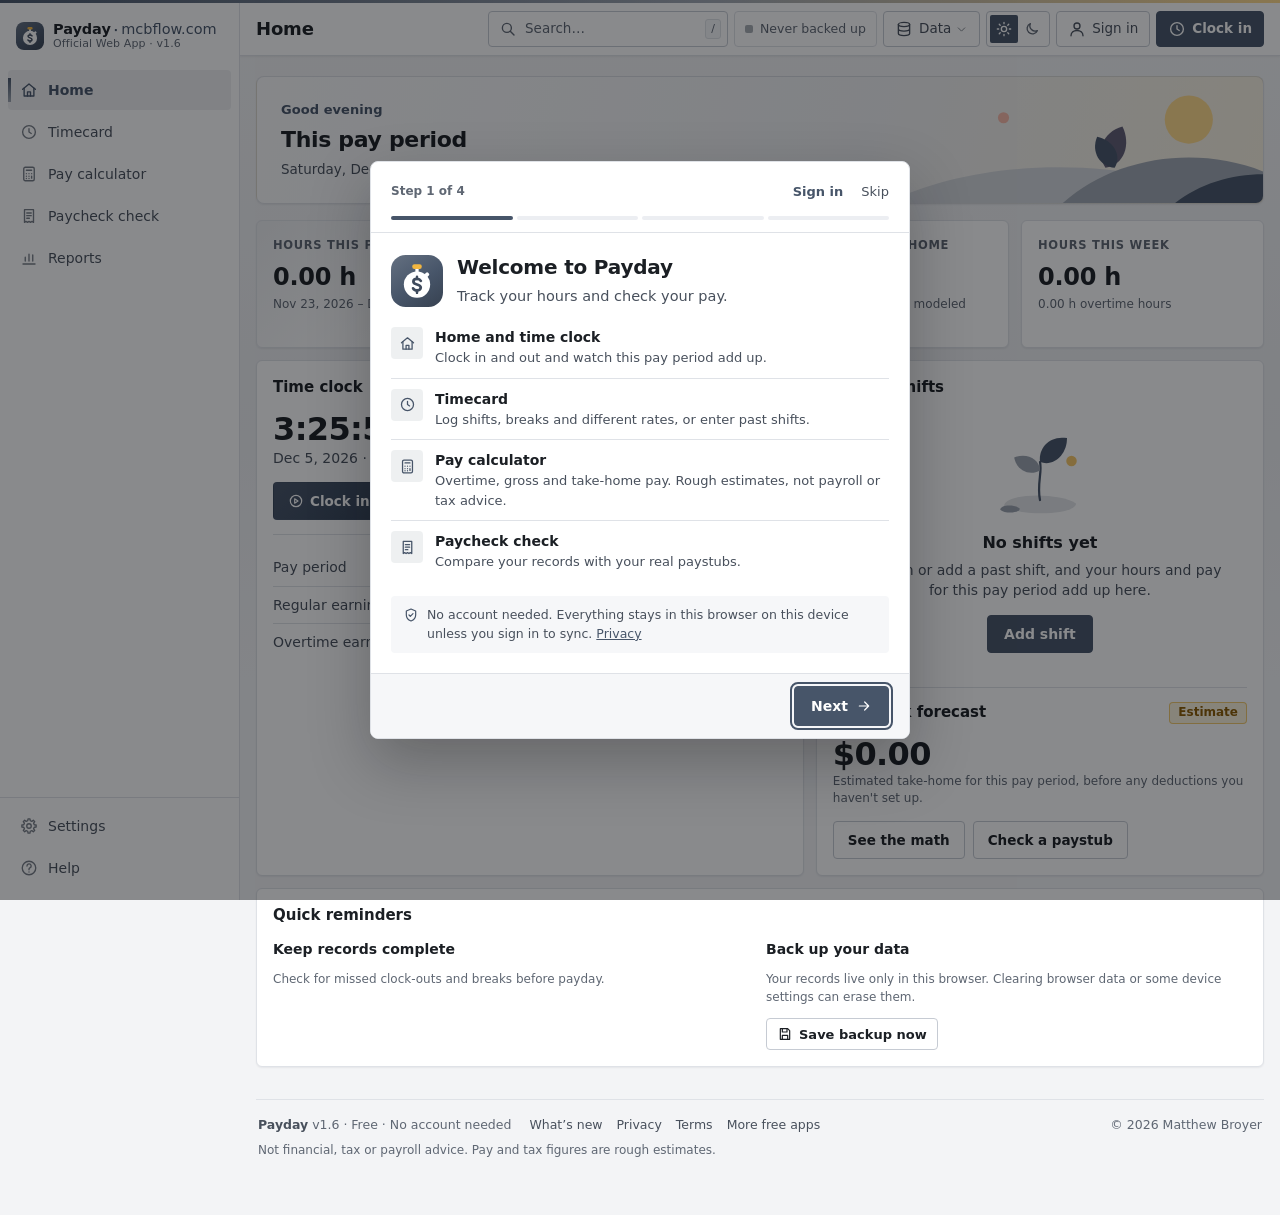
<file: index.html>
<!DOCTYPE html>
<html lang="en" data-theme="light" data-app-short="Payday" data-app-domain="payday.mcbflow.com">
<head>
<meta charset="UTF-8">
<meta name="viewport" content="width=device-width, initial-scale=1, viewport-fit=cover">
<meta http-equiv="Content-Security-Policy" content="default-src 'self'; script-src 'self'; style-src 'self' 'unsafe-inline'; img-src 'self' data: blob:; font-src 'self'; connect-src 'self' https://rxvcjdwmvxhwbdwncfhj.supabase.co; manifest-src 'self'; worker-src 'self'; object-src 'none'; base-uri 'self'; form-action 'none'">
<title>Payday | Home</title>
<meta name="description" content="Free timecard and paycheck tracker in your browser. Log shifts, estimate overtime and take-home pay, and check your paystubs. No account needed; optional free sync across devices.">
<link rel="canonical" href="https://payday.mcbflow.com/">
<meta name="theme-color" content="#475569">
<meta name="color-scheme" content="light dark">
<meta name="application-name" content="Payday">
<meta name="mobile-web-app-capable" content="yes">
<meta name="apple-mobile-web-app-capable" content="yes">
<meta name="apple-mobile-web-app-title" content="Payday">
<link rel="manifest" href="manifest.json">
<link rel="icon" href="favicon.svg" type="image/svg+xml">
<link rel="icon" href="favicon.ico" sizes="any">
<link rel="apple-touch-icon" href="apple-touch-icon.png">
<meta property="og:type" content="website">
<meta property="og:site_name" content="payday.mcbflow.com">
<meta property="og:title" content="Payday: Free timecard and paycheck tracker">
<meta property="og:description" content="Clock in and out, log shifts and breaks, estimate overtime and take-home pay, and compare it with your paystubs. No account needed; your records stay in your browser.">
<meta property="og:url" content="https://payday.mcbflow.com/">
<meta property="og:image" content="https://payday.mcbflow.com/og-image.png">
<meta property="og:image:width" content="1200">
<meta property="og:image:height" content="630">
<meta property="og:image:alt" content="Payday: Timecard and paycheck tracker, shown with sample shifts">
<meta name="twitter:card" content="summary_large_image">
<meta name="twitter:title" content="Payday: Free timecard and paycheck tracker">
<meta name="twitter:description" content="Clock in and out, log shifts and breaks, estimate overtime and take-home pay, and compare it with your paystubs. No account needed; your records stay in your browser.">
<meta name="twitter:image" content="https://payday.mcbflow.com/og-image.png">
<script type="application/ld+json">{"@context":"https://schema.org","@type":"WebApplication","name":"payday.mcbflow.com","alternateName":"Payday","url":"https://payday.mcbflow.com/","applicationCategory":"BusinessApplication","operatingSystem":"Any (runs in a web browser)","description":"Free timecard and paycheck tracker in your browser. Log shifts, estimate overtime and take-home pay, and check your paystubs. No account needed.","isAccessibleForFree":true,"author":{"@type":"Person","name":"Matthew Broyer","url":"https://matthewbroyer.com/"}}</script>
<script src="theme-boot.js"></script>
<link rel="stylesheet" href="mb-suite-core.css">
<link rel="stylesheet" href="app.css">
<link rel="stylesheet" href="mb-suite-cutouts.css">
<link rel="stylesheet" href="mb-suite-sidebar.css">
<link rel="stylesheet" href="mb-suite-v3.css">
<link rel="stylesheet" href="app-v3.css">
<link rel="stylesheet" href="mb-suite-topbar.css">
</head>
<body class="mb-shell">
<a class="skip" href="#main">Skip to content</a>
<noscript><p class="noscript">payday.mcbflow.com is a free timecard and paycheck tracker that runs in your browser. It needs JavaScript turned on.</p></noscript>

<svg width="0" height="0" class="sprite" aria-hidden="true" focusable="false">
  <symbol id="i-home" viewBox="0 0 24 24"><path d="M3.5 11 12 4l8.5 7"/><path d="M5.5 9.5V20h13V9.5"/><path d="M10 20v-5.5h4V20"/></symbol>
  <symbol id="i-clock" viewBox="0 0 24 24"><circle cx="12" cy="12" r="8.5"/><path d="M12 7.5V12l3 2"/></symbol>
  <symbol id="i-calc" viewBox="0 0 24 24"><rect x="5" y="3" width="14" height="18" rx="2"/><path d="M8.5 7h7M8.5 11.5h.01M12 11.5h.01M15.5 11.5h.01M8.5 15h.01M12 15h.01M15.5 15v2.5M8.5 18h.01M12 18h.01"/></symbol>
  <symbol id="i-receipt" viewBox="0 0 24 24"><path d="M6 3.5h12v17l-2-1.3-2 1.3-2-1.3-2 1.3-2-1.3-2 1.3z"/><path d="M9 8h6M9 11.5h6M9 15h3.5"/></symbol>
  <symbol id="i-chart" viewBox="0 0 24 24"><path d="M4 20h16"/><path d="M7 16v-5M12 16V7M17 16v-8"/></symbol>
  <symbol id="i-settings" viewBox="0 0 24 24"><path d="M19.00 10.32 L21.51 10.72 L21.51 13.28 L19.00 13.68 L18.14 15.76 L19.63 17.82 L17.82 19.63 L15.76 18.14 L13.68 19.00 L13.28 21.51 L10.72 21.51 L10.32 19.00 L8.24 18.14 L6.18 19.63 L4.37 17.82 L5.86 15.76 L5.00 13.68 L2.49 13.28 L2.49 10.72 L5.00 10.32 L5.86 8.24 L4.37 6.18 L6.18 4.37 L8.24 5.86 L10.32 5.00 L10.72 2.49 L13.28 2.49 L13.68 5.00 L15.76 5.86 L17.82 4.37 L19.63 6.18 L18.14 8.24Z"/><circle cx="12" cy="12" r="3"/></symbol>
  <symbol id="i-more" viewBox="0 0 24 24"><circle cx="5.5" cy="12" r="1.7" fill="currentColor" stroke="none"/><circle cx="12" cy="12" r="1.7" fill="currentColor" stroke="none"/><circle cx="18.5" cy="12" r="1.7" fill="currentColor" stroke="none"/></symbol>
  <symbol id="i-data" viewBox="0 0 24 24"><ellipse cx="12" cy="6" rx="7.5" ry="2.8"/><path d="M4.5 6v12c0 1.5 3.4 2.8 7.5 2.8s7.5-1.3 7.5-2.8V6M4.5 12c0 1.5 3.4 2.8 7.5 2.8s7.5-1.3 7.5-2.8"/></symbol>
  <symbol id="i-chev" viewBox="0 0 24 24"><path d="m6 9 6 6 6-6"/></symbol>
  <symbol id="i-search" viewBox="0 0 24 24"><circle cx="10.5" cy="10.5" r="6"/><path d="m15 15 5 5"/></symbol>
  <symbol id="i-plus" viewBox="0 0 24 24"><path d="M12 5v14M5 12h14"/></symbol>
  <symbol id="i-play" viewBox="0 0 24 24"><circle cx="12" cy="12" r="8.5"/><path d="M10 8.8v6.4l5-3.2z"/></symbol>
  <symbol id="i-stop" viewBox="0 0 24 24"><circle cx="12" cy="12" r="8.5"/><rect x="9" y="9" width="6" height="6" rx="1"/></symbol>
  <symbol id="i-save" viewBox="0 0 24 24"><path d="M5 4h11l3 3v13H5z"/><path d="M8 4v5h7V4M8 20v-6h8v6"/></symbol>
  <symbol id="i-download" viewBox="0 0 24 24"><path d="M4 14v5.5h16V14M12 4v11M7.5 10.5 12 15l4.5-4.5"/></symbol>
  <symbol id="i-upload" viewBox="0 0 24 24"><path d="M4 14v5.5h16V14M12 15V4M7.5 8.5 12 4l4.5 4.5"/></symbol>
  <symbol id="i-sheet" viewBox="0 0 24 24"><rect x="4" y="4" width="16" height="16" rx="2"/><path d="M4 10h16M4 15h16M10 4v16"/></symbol>
  <symbol id="i-zip" viewBox="0 0 24 24"><path d="M6 3.5h8l4 4v13H6z"/><path d="M14 3.5v4h4M10 6h1.5M10 9h1.5M10 12h1.5M9.5 15h2.5v3h-2.5z"/></symbol>
  <symbol id="i-trash" viewBox="0 0 24 24"><path d="M4 7h16M10 3.5h4M6.5 7l1 13h9l1-13M10 11v6M14 11v6"/></symbol>
  <symbol id="i-share" viewBox="0 0 24 24"><path d="M12 15V4M8 8l4-4 4 4"/><path d="M5 12v7h14v-7"/></symbol>
  <symbol id="i-x" viewBox="0 0 24 24"><path d="M6 6l12 12M18 6 6 18"/></symbol>
  <symbol id="i-info" viewBox="0 0 24 24"><circle cx="12" cy="12" r="9"/><path d="M12 11v6M12 7.5v.01"/></symbol>
  <symbol id="i-warn" viewBox="0 0 24 24"><path d="M12 4 2.8 19.5h18.4z"/><path d="M12 10v4.5M12 17v.01"/></symbol>
  <symbol id="i-sync" viewBox="0 0 24 24"><path d="M7 18.5h10a4 4 0 0 0 .6-7.95A5.5 5.5 0 0 0 7.1 9.1 4.75 4.75 0 0 0 7 18.5z"/><path d="M9.5 14.2a2.6 2.6 0 0 1 4.6-1.4M14.5 11v1.9h-1.9M14.5 14.4a2.6 2.6 0 0 1-4.6 1.4M9.5 17.6v-1.9h1.9"/></symbol>
  <symbol id="i-history" viewBox="0 0 24 24"><path d="M4 12a8 8 0 1 0 2.4-5.7L4 8.5"/><path d="M4 4v4.5h4.5M12 8v4l3 2"/></symbol>
  <symbol id="i-job" viewBox="0 0 24 24"><rect x="3.5" y="7.5" width="17" height="12" rx="2"/><path d="M9 7.5V5.5a1 1 0 0 1 1-1h4a1 1 0 0 1 1 1v2M3.5 12.5h17"/></symbol>
  <symbol id="i-sun" viewBox="0 0 24 24"><circle cx="12" cy="12" r="4"/><path d="M12 2.5v2M12 19.5v2M2.5 12h2M19.5 12h2M5.3 5.3l1.4 1.4M17.3 17.3l1.4 1.4M5.3 18.7l1.4-1.4M17.3 6.7l1.4-1.4"/></symbol>
  <symbol id="i-shield" viewBox="0 0 24 24"><path d="M12 3 5 6v6c0 4.5 3 7.5 7 9 4-1.5 7-4.5 7-9V6z"/><path d="m9 12 2 2 4-4"/></symbol>
  <symbol id="i-arrow" viewBox="0 0 24 24"><path d="M5 12h14M13 6l6 6-6 6"/></symbol>
  <symbol id="i-back" viewBox="0 0 24 24"><path d="M19 12H5M11 6l-6 6 6 6"/></symbol>
  <symbol id="i-json" viewBox="0 0 24 24"><path d="M14 3H6v18h12V7z"/><path d="M14 3v4h4"/><path d="M10 12c-1 0-1 .5-1 1.5S8.5 15 8 15c.5 0 1 .5 1 1.5s0 1.5 1 1.5M14 12c1 0 1 .5 1 1.5s.5 1.5 1 1.5c-.5 0-1 .5-1 1.5s0 1.5-1 1.5"/></symbol>
  <symbol id="i-help" viewBox="0 0 24 24"><circle cx="12" cy="12" r="9"/><path d="M9.3 9.3a2.8 2.8 0 1 1 3.9 2.6c-.7.3-1.2 1-1.2 1.8v.6"/><path d="M12 17.3h.01"/></symbol>
  <symbol id="i-gift" viewBox="0 0 24 24"><rect x="3.5" y="8" width="17" height="4" rx="1"/><path d="M5 12v8.5h14V12M12 8v12.5M12 8c-1.5-3.5-5.5-3.5-5.5-1.2C6.5 8 9 8 12 8zM12 8c1.5-3.5 5.5-3.5 5.5-1.2C17.5 8 15 8 12 8z"/></symbol>
  <symbol id="i-moon" viewBox="0 0 24 24"><path d="M19.5 14.5A8 8 0 0 1 9.5 4.5a8 8 0 1 0 10 10z"/></symbol>
</svg>

<aside class="mb-side" aria-label="App">
  <a class="brand" href="./" data-home aria-label="Payday (payday.mcbflow.com): go to Home"><span class="logo"><svg aria-hidden="true" focusable="false" xmlns="http://www.w3.org/2000/svg" viewBox="0 0 64 64"><defs><linearGradient id="pdg1" gradientUnits="userSpaceOnUse" x1="10" y1="0" x2="54" y2="64"><stop offset="0" stop-color="#616D7E"/><stop offset=".55" stop-color="#475569"/><stop offset="1" stop-color="#394454"/></linearGradient><clipPath id="pdc1"><rect width="64" height="64" rx="18"/></clipPath></defs><g clip-path="url(#pdc1)"><rect width="64" height="64" fill="url(#pdg1)"/><g transform="translate(3.2 3.6) scale(.9)"><rect x="29.75" y="13" width="4.5" height="6.5" fill="#fff"/><rect x="25.5" y="8.5" width="13" height="6.5" rx="3" fill="#F2B640"/><rect x="42.13" y="19.57" width="5.2" height="8.4" rx="2" fill="#fff" transform="rotate(45 44.73 23.77)"/><circle cx="32" cy="36.5" r="18" fill="#fff"/><path d="M32 25.6v3.2M32 44.6v3.2" stroke="#3F4B5D" stroke-width="3.4" stroke-linecap="round"/><path d="M37.2 31.4C36.2 29.7 34.3 28.8 32 28.8 29.2 28.8 27.1 30.3 27.1 32.5 27.1 37.4 37.1 35.2 37.1 40.4 37.1 42.7 34.9 44.4 32 44.4 29.5 44.4 27.6 43.4 26.7 41.6" fill="none" stroke="#3F4B5D" stroke-width="3.8" stroke-linecap="round" stroke-linejoin="round"/></g></g></svg></span><span class="bt"><b>Payday<i class="tld"><span class="sep" aria-hidden="true">∙</span>mcbflow.com</i></b><span>Official Web App · v1.6</span></span></a>
  <nav class="side-nav" id="sideNav" aria-label="Sections">
    <button type="button" data-view="home" aria-current="page"><svg class="uic" aria-hidden="true"><use href="#i-home"/></svg><span>Home</span></button>
    <button type="button" data-view="timecard"><svg class="uic" aria-hidden="true"><use href="#i-clock"/></svg><span>Timecard</span><b class="count" data-count="shifts"></b></button>
    <button type="button" data-view="pay"><svg class="uic" aria-hidden="true"><use href="#i-calc"/></svg><span>Pay calculator</span></button>
    <button type="button" data-view="paystubs"><svg class="uic" aria-hidden="true"><use href="#i-receipt"/></svg><span>Paycheck check</span><b class="count" data-count="stubs"></b></button>
    <button type="button" data-view="reports"><svg class="uic" aria-hidden="true"><use href="#i-chart"/></svg><span>Reports</span></button>
  </nav>
  <nav class="side-nav side-end" aria-label="Settings">
    <button type="button" data-view="settings"><svg class="uic" aria-hidden="true"><use href="#i-settings"/></svg><span>Settings</span></button>
    <button type="button" data-view="help"><svg class="uic" aria-hidden="true"><use href="#i-help"/></svg><span>Help</span></button>
  </nav>
</aside>

<div class="mb-main">
  <header class="page-bar">
    <a class="brand phone-brand" href="./" data-home aria-label="Payday (payday.mcbflow.com): go to Home"><span class="logo"><svg aria-hidden="true" focusable="false" xmlns="http://www.w3.org/2000/svg" viewBox="0 0 64 64"><defs><linearGradient id="pdg2" gradientUnits="userSpaceOnUse" x1="10" y1="0" x2="54" y2="64"><stop offset="0" stop-color="#616D7E"/><stop offset=".55" stop-color="#475569"/><stop offset="1" stop-color="#394454"/></linearGradient><clipPath id="pdc2"><rect width="64" height="64" rx="18"/></clipPath></defs><g clip-path="url(#pdc2)"><rect width="64" height="64" fill="url(#pdg2)"/><g transform="translate(3.2 3.6) scale(.9)"><rect x="29.75" y="13" width="4.5" height="6.5" fill="#fff"/><rect x="25.5" y="8.5" width="13" height="6.5" rx="3" fill="#F2B640"/><rect x="42.13" y="19.57" width="5.2" height="8.4" rx="2" fill="#fff" transform="rotate(45 44.73 23.77)"/><circle cx="32" cy="36.5" r="18" fill="#fff"/><path d="M32 25.6v3.2M32 44.6v3.2" stroke="#3F4B5D" stroke-width="3.4" stroke-linecap="round"/><path d="M37.2 31.4C36.2 29.7 34.3 28.8 32 28.8 29.2 28.8 27.1 30.3 27.1 32.5 27.1 37.4 37.1 35.2 37.1 40.4 37.1 42.7 34.9 44.4 32 44.4 29.5 44.4 27.6 43.4 26.7 41.6" fill="none" stroke="#3F4B5D" stroke-width="3.8" stroke-linecap="round" stroke-linejoin="round"/></g></g></svg></span><span class="bt"><b>Payday<i class="tld"><span class="sep" aria-hidden="true">∙</span>mcbflow.com</i></b><span>Official Web App · v1.6</span></span></a>
    <h1 class="page-title" id="pageTitle">Home</h1>
    <div class="actions">
      <button type="button" class="tb tb-search" id="searchBtn" aria-label="Search shifts, paystubs and jobs" title="Search (/ or Ctrl+K)"><svg class="uic" aria-hidden="true"><use href="#i-search"/></svg><span class="tb-lbl">Search…</span><kbd>/</kbd></button>
      <button type="button" class="bk-chip tb-chip hide-phone" id="bkChip" title="Save a backup now (Ctrl+S)"><svg class="uic" aria-hidden="true"><use href="#i-history"/></svg><span id="bkChipText">Never backed up</span></button>
      <div class="menu-wrap">
        <button type="button" class="tb" id="dataBtn" aria-haspopup="menu" aria-expanded="false" aria-controls="dataMenu" aria-label="Data: back up, sync, export or import" title="Data: back up, sync, export or import"><svg class="uic" aria-hidden="true"><use href="#i-data"/></svg><span class="tb-lbl">Data</span><svg class="uic tb-chev" aria-hidden="true"><use href="#i-chev"/></svg><span class="tb-dot" id="dataDot" aria-hidden="true" hidden></span></button>
        <div class="mb-dm" id="dataMenu" role="menu" aria-label="Data" hidden></div>
      </div>
      <input type="file" id="importFile" accept=".json,.csv,.zip,application/json,text/csv,application/zip" hidden>
      <button type="button" class="themesw" id="themeBtn" role="switch" aria-checked="false" aria-label="Dark mode" title="Dark mode"><span class="tk"><svg class="i-sun" viewBox="0 0 24 24" fill="none" stroke="currentColor" stroke-width="2" stroke-linecap="round" aria-hidden="true"><circle cx="12" cy="12" r="4"/><path d="M12 2v2M12 20v2M4.9 4.9l1.4 1.4M17.7 17.7l1.4 1.4M2 12h2M20 12h2M4.9 19.1l1.4-1.4M17.7 6.3l1.4-1.4"/></svg><svg class="i-moon" viewBox="0 0 24 24" fill="none" stroke="currentColor" stroke-width="2" stroke-linecap="round" stroke-linejoin="round" aria-hidden="true"><path d="M20 14.5A8 8 0 0 1 9.5 4a8 8 0 1 0 10.5 10.5Z"/></svg><i class="th"></i></span></button>
      <button type="button" class="tb tb-acct" id="acctBtn"></button>
      <button type="button" class="tb tb-primary" id="headerClock" aria-label="Clock in"><svg class="uic" aria-hidden="true"><use href="#i-clock"/></svg><span class="tb-lbl"><span id="headerClockText">Clock in</span><span id="headerClockAmt" class="amt"></span></span></button>
    </div>
  </header>

  <div class="store-banner" id="storeBanner" role="alert" hidden>
    <svg class="uic" aria-hidden="true"><use href="#i-warn"/></svg>
    <p>Changes aren't being saved in this browser. Export a backup now.</p>
    <button type="button" class="btn sm" data-act="exportJson">Export All (JSON)…</button>
  </div>

  <main class="wrap" id="main" tabindex="-1">
    <div id="view"></div>
  </main>
</div>

<nav class="bnav" id="bnav" aria-label="Sections">
  <button type="button" data-view="home" aria-current="page"><svg class="uic" aria-hidden="true"><use href="#i-home"/></svg><span>Home</span></button>
  <button type="button" data-view="timecard"><svg class="uic" aria-hidden="true"><use href="#i-clock"/></svg><span>Timecard</span></button>
  <button type="button" data-view="pay"><svg class="uic" aria-hidden="true"><use href="#i-calc"/></svg><span>Pay</span></button>
  <button type="button" data-view="paystubs"><svg class="uic" aria-hidden="true"><use href="#i-receipt"/></svg><span>Paychecks</span></button>
  <button type="button" id="moreBtn" aria-haspopup="dialog" aria-expanded="false"><svg class="uic" aria-hidden="true"><use href="#i-more"/></svg><span>More</span></button>
</nav>

<!-- first-run screen (MB Suite v3.3 .mbw): Welcome · Pick a look · Your job and pay · Ready -->
<div class="mbw" id="welcome" role="dialog" aria-modal="true" aria-labelledby="mbwTitle" hidden>
  <div class="mbw-card">
    <header class="mbw-head">
      <span class="mbw-step" id="mbwStep">Step 1 of 4</span>
      <span class="mbw-head-a"><span id="mbwAcct"></span><button class="mbw-link" type="button" id="mbwSkip">Skip</button></span>
      <div class="mbw-prog" aria-hidden="true"><i class="on"></i><i></i><i></i><i></i></div>
    </header>
    <div class="mbw-body" data-step="0">
      <div class="mbw-hero"><span class="mbw-logo"><svg aria-hidden="true" focusable="false" xmlns="http://www.w3.org/2000/svg" viewBox="0 0 64 64"><defs><linearGradient id="pdg3" gradientUnits="userSpaceOnUse" x1="10" y1="0" x2="54" y2="64"><stop offset="0" stop-color="#616D7E"/><stop offset=".55" stop-color="#475569"/><stop offset="1" stop-color="#394454"/></linearGradient><clipPath id="pdc3"><rect width="64" height="64" rx="18"/></clipPath></defs><g clip-path="url(#pdc3)"><rect width="64" height="64" fill="url(#pdg3)"/><g transform="translate(3.2 3.6) scale(.9)"><rect x="29.75" y="13" width="4.5" height="6.5" fill="#fff"/><rect x="25.5" y="8.5" width="13" height="6.5" rx="3" fill="#F2B640"/><rect x="42.13" y="19.57" width="5.2" height="8.4" rx="2" fill="#fff" transform="rotate(45 44.73 23.77)"/><circle cx="32" cy="36.5" r="18" fill="#fff"/><path d="M32 25.6v3.2M32 44.6v3.2" stroke="#3F4B5D" stroke-width="3.4" stroke-linecap="round"/><path d="M37.2 31.4C36.2 29.7 34.3 28.8 32 28.8 29.2 28.8 27.1 30.3 27.1 32.5 27.1 37.4 37.1 35.2 37.1 40.4 37.1 42.7 34.9 44.4 32 44.4 29.5 44.4 27.6 43.4 26.7 41.6" fill="none" stroke="#3F4B5D" stroke-width="3.8" stroke-linecap="round" stroke-linejoin="round"/></g></g></svg></span><div><h2 id="mbwTitle">Welcome to Payday</h2><p class="mbw-lead">Track your hours and check your pay.</p></div></div>
      <ul class="mbw-feats">
        <li><span class="mbw-ic"><svg class="uic" aria-hidden="true"><use href="#i-home"/></svg></span><div><b>Home and time clock</b><span>Clock in and out and watch this pay period add up.</span></div></li>
        <li><span class="mbw-ic"><svg class="uic" aria-hidden="true"><use href="#i-clock"/></svg></span><div><b>Timecard</b><span>Log shifts, breaks and different rates, or enter past shifts.</span></div></li>
        <li><span class="mbw-ic"><svg class="uic" aria-hidden="true"><use href="#i-calc"/></svg></span><div><b>Pay calculator</b><span>Overtime, gross and take-home pay. Rough estimates, not payroll or tax advice.</span></div></li>
        <li><span class="mbw-ic"><svg class="uic" aria-hidden="true"><use href="#i-receipt"/></svg></span><div><b>Paycheck check</b><span>Compare your records with your real paystubs.</span></div></li>
      </ul>
      <p class="mbw-privacy"><svg class="uic" aria-hidden="true"><use href="#i-shield"/></svg><span>No account needed. Everything stays in this browser on this device unless you sign in to sync. <a href="privacy.html">Privacy</a></span></p>
    </div>
    <div class="mbw-body" data-step="1" hidden>
      <h2>Pick a look</h2><p class="mbw-lead">You can switch anytime from the top bar or Settings.</p>
      <div class="mbw-looks" role="group" aria-label="Theme">
        <button type="button" class="mbw-look" data-theme-pick="light" aria-pressed="true"><span class="pv l" aria-hidden="true"><b class="a"></b><b></b><b></b></span><span><svg class="uic" aria-hidden="true"><use href="#i-sun"/></svg> Light</span></button>
        <button type="button" class="mbw-look" data-theme-pick="dark" aria-pressed="false"><span class="pv d" aria-hidden="true"><b class="a"></b><b></b><b></b></span><span><svg class="uic" aria-hidden="true"><use href="#i-moon"/></svg> Dark</span></button>
      </div>
    </div>
    <div class="mbw-body" data-step="2" hidden>
      <h2>Your job and pay</h2><p class="mbw-lead">Used to figure overtime and pay. Change it, or add more jobs, anytime in Settings.</p>
      <label class="mbw-field"><span>Job or employer name</span><input type="text" id="wJob" autocomplete="organization" maxlength="80"></label>
      <label class="mbw-field"><span>Hourly rate ($)</span><input type="number" id="wRate" inputmode="decimal" min="0" step="0.01"></label>
      <label class="mbw-field"><span>How often you're paid</span><select id="wFreq"><option value="weekly">Weekly</option><option value="biweekly">Every two weeks</option><option value="semimonthly">Twice a month (1st–15th, 16th–end)</option><option value="monthly">Monthly</option></select></label>
      <label class="mbw-field"><span>Overtime after (hours a week)</span><input type="number" id="wOt" inputmode="decimal" min="0" step="0.25"></label>
    </div>
    <div class="mbw-body" data-step="3" hidden>
      <h2>You're all set</h2><p class="mbw-lead">Clock in from the top bar when your shift starts, or add past shifts on the Timecard.</p>
      <p class="mbw-sub" id="wSummary"></p>
      <div class="mbw-choices" role="group" aria-label="How to start">
        <button class="mbw-choice" type="button" data-start="empty" aria-pressed="true"><svg class="uic" aria-hidden="true"><use href="#i-clock"/></svg><span><b>Start empty</b><small>Your timecard starts blank. Clock in or add your shifts.</small></span></button>
        <button class="mbw-choice" type="button" data-start="sample" aria-pressed="false"><svg class="uic" aria-hidden="true"><use href="#i-play"/></svg><span><b>Start with sample data</b><small>A week of shifts and a paystub, labeled Sample. Remove them in one click.</small></span></button>
      </div>
      <div class="mbw-alt"><span>Moving from another device?</span>
        <button class="mbw-btn sm" type="button" id="mbwSync"><svg class="uic" aria-hidden="true"><use href="#i-sync"/></svg>Sign in to sync</button>
        <button class="mbw-btn sm" type="button" id="mbwImport"><svg class="uic" aria-hidden="true"><use href="#i-upload"/></svg>Import a backup</button></div>
    </div>
    <footer class="mbw-foot"><button class="mbw-btn" type="button" id="mbwBack" hidden><svg class="uic" aria-hidden="true"><use href="#i-back"/></svg>Back</button><button class="mbw-btn pri" type="button" id="mbwNext">Next<svg class="uic" aria-hidden="true"><use href="#i-arrow"/></svg></button></footer>
  </div>
</div>

<dialog class="dlg" id="confirmDlg" aria-labelledby="confirmTitle">
  <h2 id="confirmTitle">Are you sure?</h2>
  <p class="dlg-sub" id="confirmBody"></p>
  <div class="dlg-actions">
    <button type="button" class="btn" id="confirmCancel">Cancel</button>
    <button type="button" class="btn danger solid" id="confirmOk">Delete</button>
  </div>
</dialog>

<dialog class="dlg" id="importDlg" aria-labelledby="importTitle">
  <h2 id="importTitle">Import backup</h2>
  <p class="dlg-sub" id="importFileName"></p>
  <ul class="import-sum" id="importSummary"></ul>
  <p class="dlg-sub" id="importNote"></p>
  <p class="hint" id="importBackupRow"><button type="button" class="linkbtn" id="importBackup">Save backup first</button></p>
  <div class="dlg-actions">
    <button type="button" class="btn" id="importCancel">Cancel</button>
    <button type="button" class="btn danger" id="importReplace">Replace</button>
    <button type="button" class="btn primary" id="importMerge">Merge</button>
  </div>
</dialog>

<template id="artBanner"><svg class="cu-art" viewBox="0 0 640 136" preserveAspectRatio="xMaxYMax slice" aria-hidden="true" focusable="false"><circle class="b" cx="560" cy="46" r="26"/><path class="s" d="M210 150 C315 80 525 80 630 150Z"/><path class="m" d="M410 150 C485 66 635 66 710 150Z"/><path class="d" d="M530 150 C585 90 695 90 750 150Z"/><path class="n" transform="translate(470 98) rotate(-64) scale(0.5)" d="M0 0 C 20 -34 66 -40 96 -6 C 70 28 22 34 0 0Z"/><path class="d" transform="translate(480 98) rotate(-116) scale(0.4)" d="M0 0 C 20 -34 66 -40 96 -6 C 70 28 22 34 0 0Z"/><circle class="r" cx="360" cy="44" r="6"/></svg></template>
<template id="shareArt"><svg class="cu-art" viewBox="0 0 640 136" preserveAspectRatio="xMaxYMax slice" aria-hidden="true" focusable="false"><circle class="b" cx="560" cy="46" r="26"/><path class="s" d="M210 150 C315 80 525 80 630 150Z"/><path class="m" d="M410 150 C485 66 635 66 710 150Z"/><path class="d" d="M530 150 C585 90 695 90 750 150Z"/><path class="n" transform="translate(470 98) rotate(-64) scale(0.5)" d="M0 0 C 20 -34 66 -40 96 -6 C 70 28 22 34 0 0Z"/><path class="d" transform="translate(480 98) rotate(-116) scale(0.4)" d="M0 0 C 20 -34 66 -40 96 -6 C 70 28 22 34 0 0Z"/><circle class="r" cx="360" cy="44" r="6"/></svg></template>

<script src="mb-title.js"></script>
<script src="mb-install.js"></script>
<script src="mb-share.js"></script>
<script src="vendor/jszip.min.js"></script>
<script src="mb-sync.js"></script>
<script src="mb-files.js"></script>
<script src="mb-ui.js"></script>
<script src="app.js"></script>
</body>
</html>
</file>
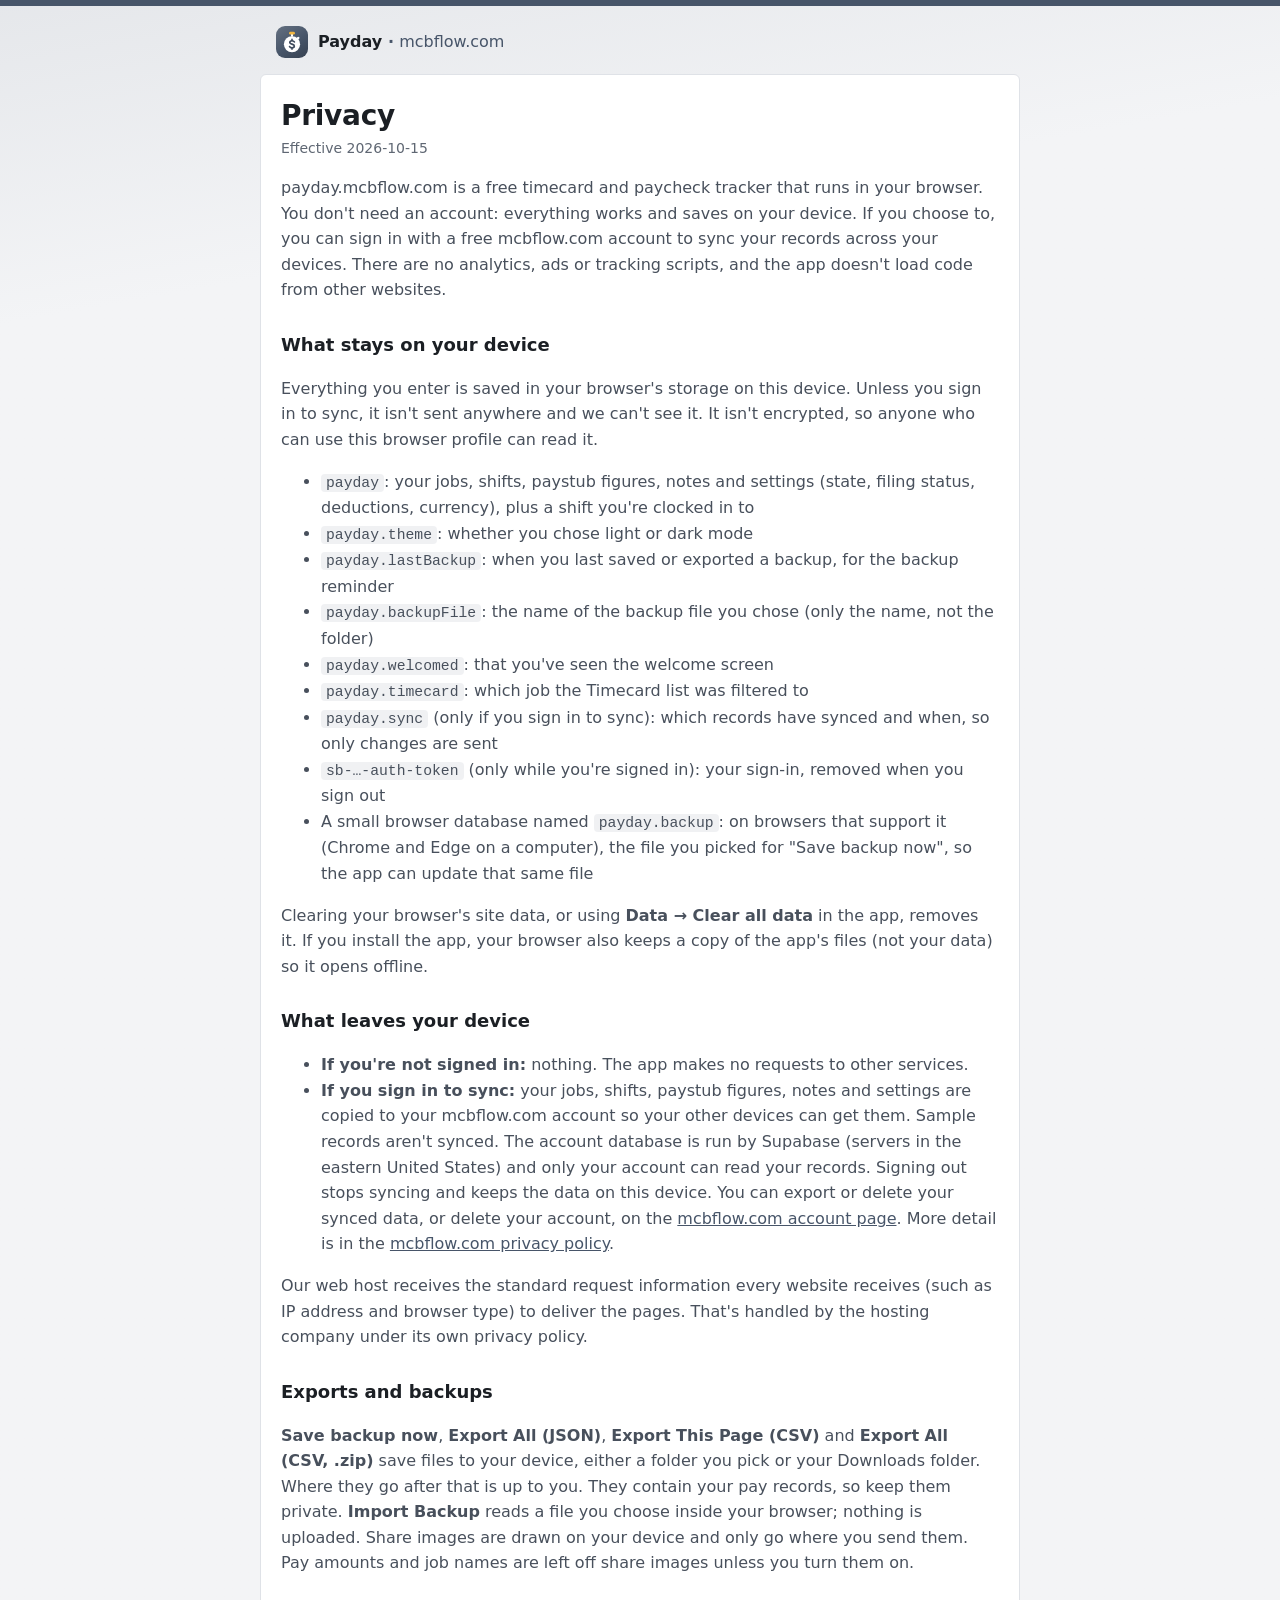
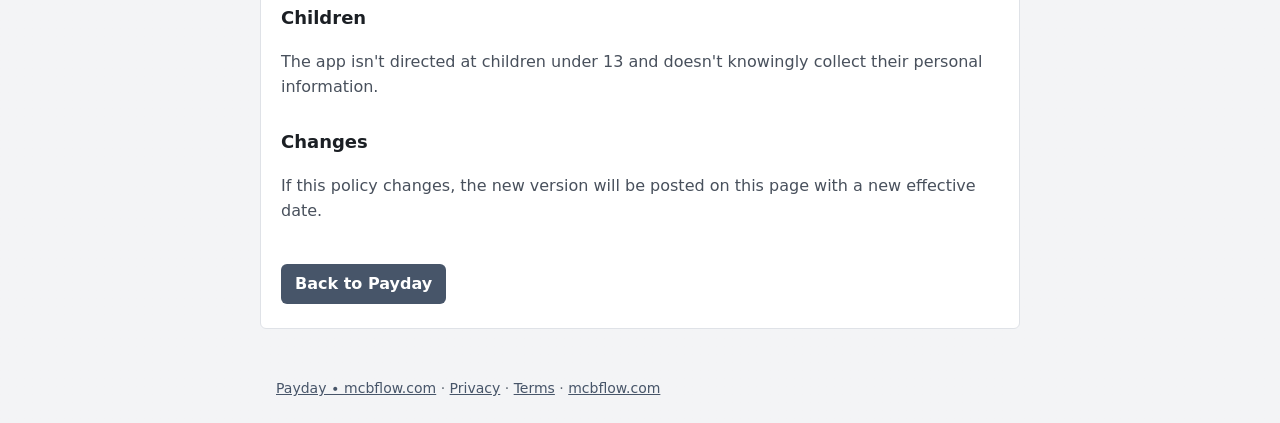
<file: privacy.html>
<!doctype html>
<html lang="en" data-mb-app="payday">
<head>
<meta charset="utf-8">
<meta name="viewport" content="width=device-width,initial-scale=1">
<title>Payday | Privacy</title>
<meta name="description" content="How payday.mcbflow.com handles your data: what stays in your browser and what, if anything, leaves it.">
<link rel="canonical" href="https://payday.mcbflow.com/privacy.html">
<meta name="theme-color" content="#475569">
<link rel="icon" href="favicon.svg" type="image/svg+xml">
<link rel="icon" href="favicon.ico" sizes="any">
<script src="/mb-ui.js"></script><!-- applies the saved Light | Dark choice before first paint -->
<style>
:root{--font:"Segoe UI Variable Text","Segoe UI",system-ui,-apple-system,Roboto,Arial,sans-serif;--bg:#f3f4f6;--surface:#fff;--ink:#1b1f24;--ink-2:#48505c;--muted:#5f6773;--border:#dfe2e7;--accent:#475569;--accent-hover:#334155;--r:6px;--on:#fff}

*{box-sizing:border-box}
body{margin:0;font:16px/1.6 var(--font);color:var(--ink);background:linear-gradient(170deg,color-mix(in srgb,var(--accent) 8%,var(--bg)) 0,var(--bg) 320px) no-repeat,var(--bg)}
.bar{height:6px;background:var(--accent)}
header{max-width:760px;margin:0 auto;padding:20px 16px 0;display:flex;align-items:center;gap:12px}
header a.brand{display:flex;align-items:center;gap:10px;color:var(--ink);text-decoration:none;font-weight:650}
header a.brand img{width:32px;height:32px}
header a.brand .sep{margin:0 .34em;color:var(--accent);font-weight:700}
header a.brand .tld{font-style:normal;font-weight:400;color:var(--accent)}
header a.brand:focus-visible,a:focus-visible{outline:2px solid var(--accent);outline-offset:2px;border-radius:4px}
main{max-width:760px;margin:16px auto 48px;padding:24px 20px;background:var(--surface);border:1px solid var(--border);border-radius:var(--r)}
h1{font-size:28px;line-height:1.2;margin:0 0 4px;letter-spacing:-.01em}
h2{font-size:18px;margin:28px 0 6px}
p,li{color:var(--ink-2)} .meta{color:var(--muted);font-size:14px;margin:0 0 16px}
a{color:var(--accent)} a:hover{color:var(--accent-hover)}
code{font-size:.92em;background:color-mix(in srgb,var(--accent) 8%,transparent);padding:1px 5px;border-radius:4px}
.back{display:inline-flex;align-items:center;min-height:40px;padding:0 14px;margin-top:24px;border-radius:var(--r);background:var(--accent);color:var(--on);text-decoration:none;font-weight:600}
.back:hover{background:var(--accent-hover);color:var(--on)}
footer{max-width:760px;margin:0 auto 32px;padding:0 16px;color:var(--muted);font-size:14px}

:root[data-theme="dark"]{--bg:#121417;--surface:#1a1d21;--ink:#e8eaed;--ink-2:#b4bac3;--muted:#99a1ac;--border:#2c3036;--accent:#94A3B8;--accent-hover:#CBD5E1;--on:#0F172A}
</style>
</head>
<body>
<div class="bar"></div>
<header><a class="brand" href="./" aria-label="Payday (payday.mcbflow.com): open the app"><img src="favicon.svg" alt="" width="32" height="32"><span>Payday<span class="sep" aria-hidden="true">∙</span><i class="tld">mcbflow.com</i></span></a></header>
<main>
<h1>Privacy</h1>
<p class="meta">Effective 2026-10-15</p>

<p>payday.mcbflow.com is a free timecard and paycheck tracker that runs in your browser. You don't need an account: everything works and saves on your device. If you choose to, you can sign in with a free mcbflow.com account to sync your records across your devices. There are no analytics, ads or tracking scripts, and the app doesn't load code from other websites.</p>

<h2>What stays on your device</h2>
<p>Everything you enter is saved in your browser's storage on this device. Unless you sign in to sync, it isn't sent anywhere and we can't see it. It isn't encrypted, so anyone who can use this browser profile can read it.</p>
<ul>
<li><code>payday</code>: your jobs, shifts, paystub figures, notes and settings (state, filing status, deductions, currency), plus a shift you're clocked in to</li>
<li><code>payday.theme</code>: whether you chose light or dark mode</li>
<li><code>payday.lastBackup</code>: when you last saved or exported a backup, for the backup reminder</li>
<li><code>payday.backupFile</code>: the name of the backup file you chose (only the name, not the folder)</li>
<li><code>payday.welcomed</code>: that you've seen the welcome screen</li>
<li><code>payday.timecard</code>: which job the Timecard list was filtered to</li>
<li><code>payday.sync</code> (only if you sign in to sync): which records have synced and when, so only changes are sent</li>
<li><code>sb-…-auth-token</code> (only while you're signed in): your sign-in, removed when you sign out</li>
<li>A small browser database named <code>payday.backup</code>: on browsers that support it (Chrome and Edge on a computer), the file you picked for "Save backup now", so the app can update that same file</li>
</ul>
<p>Clearing your browser's site data, or using <b>Data → Clear all data</b> in the app, removes it. If you install the app, your browser also keeps a copy of the app's files (not your data) so it opens offline.</p>

<h2>What leaves your device</h2>
<ul>
<li><b>If you're not signed in:</b> nothing. The app makes no requests to other services.</li>
<li><b>If you sign in to sync:</b> your jobs, shifts, paystub figures, notes and settings are copied to your mcbflow.com account so your other devices can get them. Sample records aren't synced. The account database is run by Supabase (servers in the eastern United States) and only your account can read your records. Signing out stops syncing and keeps the data on this device. You can export or delete your synced data, or delete your account, on the <a href="https://mcbflow.com/account.html">mcbflow.com account page</a>. More detail is in the <a href="https://mcbflow.com/#privacy">mcbflow.com privacy policy</a>.</li>
</ul>
<p>Our web host receives the standard request information every website receives (such as IP address and browser type) to deliver the pages. That's handled by the hosting company under its own privacy policy.</p>

<h2>Exports and backups</h2>
<p><b>Save backup now</b>, <b>Export All (JSON)</b>, <b>Export This Page (CSV)</b> and <b>Export All (CSV, .zip)</b> save files to your device, either a folder you pick or your Downloads folder. Where they go after that is up to you. They contain your pay records, so keep them private. <b>Import Backup</b> reads a file you choose inside your browser; nothing is uploaded. Share images are drawn on your device and only go where you send them. Pay amounts and job names are left off share images unless you turn them on.</p>

<h2>Children</h2>
<p>The app isn't directed at children under 13 and doesn't knowingly collect their personal information.</p>

<h2>Changes</h2>
<p>If this policy changes, the new version will be posted on this page with a new effective date.</p>

<a class="back" href="./">Back to Payday</a>
</main>
<footer><a href="./">Payday ∙ mcbflow.com</a> · <a href="privacy.html">Privacy</a> · <a href="terms.html">Terms</a> · <a href="https://mcbflow.com/">mcbflow.com</a></footer>
</body>
</html>
</file>
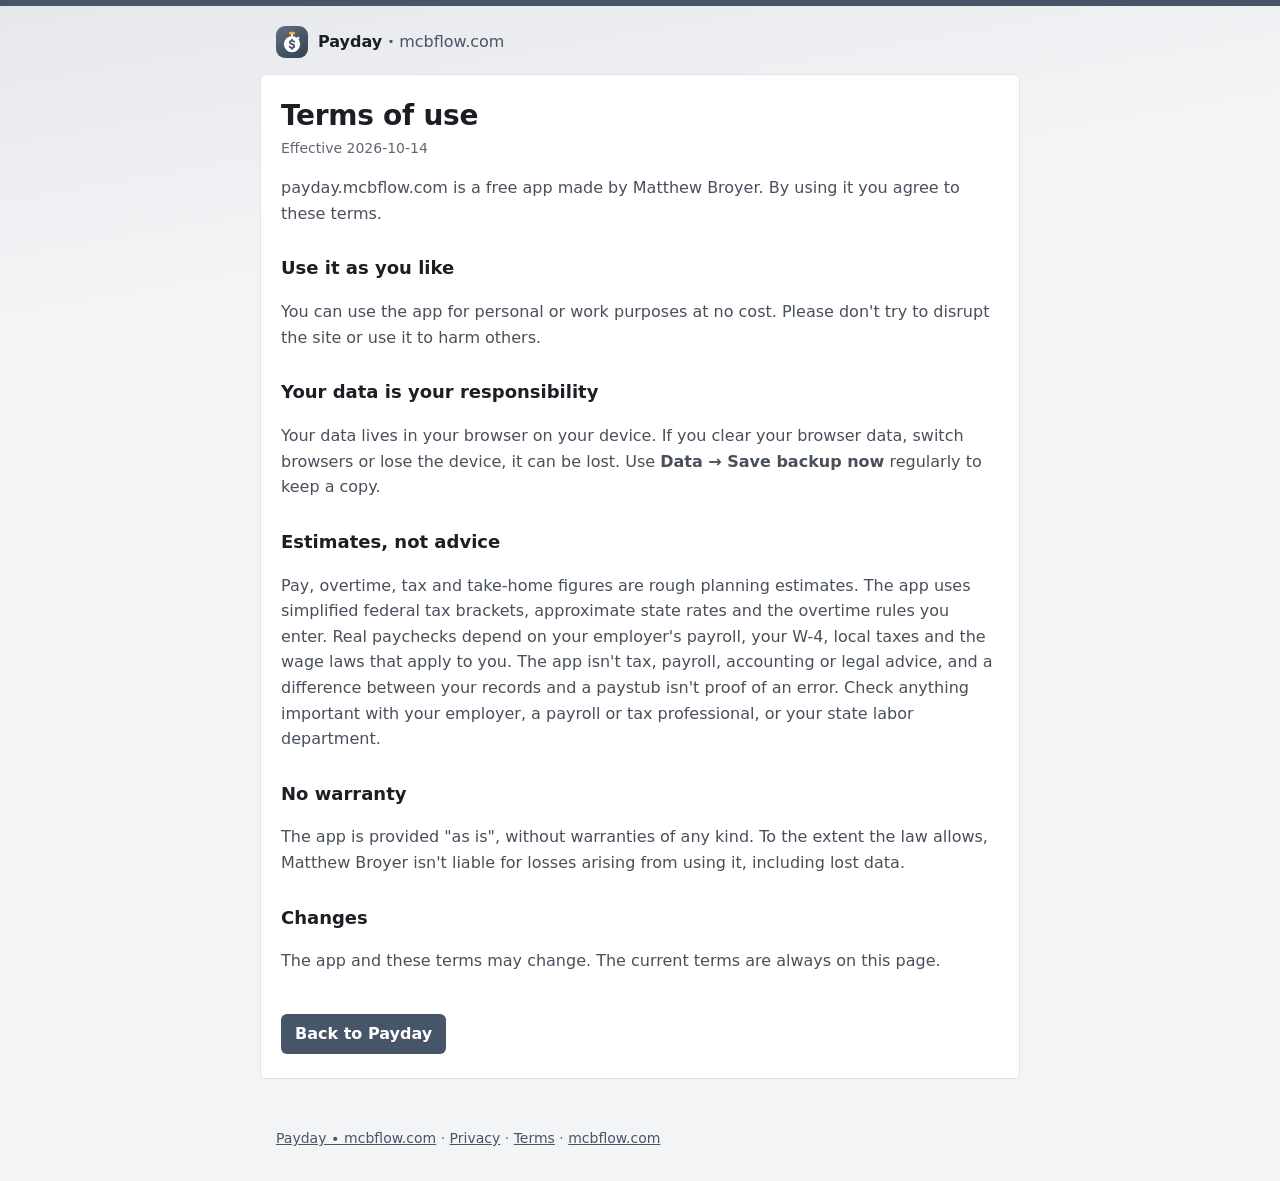
<file: terms.html>
<!doctype html>
<html lang="en" data-mb-app="payday">
<head>
<meta charset="utf-8">
<meta name="viewport" content="width=device-width,initial-scale=1">
<title>Payday | Terms</title>
<meta name="description" content="Terms of use for payday.mcbflow.com, a free browser app.">
<link rel="canonical" href="https://payday.mcbflow.com/terms.html">
<meta name="theme-color" content="#475569">
<link rel="icon" href="favicon.svg" type="image/svg+xml">
<link rel="icon" href="favicon.ico" sizes="any">
<script src="/mb-ui.js"></script><!-- applies the saved Light | Dark choice before first paint -->
<style>
:root{--font:"Segoe UI Variable Text","Segoe UI",system-ui,-apple-system,Roboto,Arial,sans-serif;--bg:#f3f4f6;--surface:#fff;--ink:#1b1f24;--ink-2:#48505c;--muted:#5f6773;--border:#dfe2e7;--accent:#475569;--accent-hover:#334155;--r:6px;--on:#fff}

*{box-sizing:border-box}
body{margin:0;font:16px/1.6 var(--font);color:var(--ink);background:linear-gradient(170deg,color-mix(in srgb,var(--accent) 8%,var(--bg)) 0,var(--bg) 320px) no-repeat,var(--bg)}
.bar{height:6px;background:var(--accent)}
header{max-width:760px;margin:0 auto;padding:20px 16px 0;display:flex;align-items:center;gap:12px}
header a.brand{display:flex;align-items:center;gap:10px;color:var(--ink);text-decoration:none;font-weight:650}
header a.brand img{width:32px;height:32px}
header a.brand .sep{margin:0 .34em;color:var(--accent);font-weight:700}
header a.brand .tld{font-style:normal;font-weight:400;color:var(--accent)}
header a.brand:focus-visible,a:focus-visible{outline:2px solid var(--accent);outline-offset:2px;border-radius:4px}
main{max-width:760px;margin:16px auto 48px;padding:24px 20px;background:var(--surface);border:1px solid var(--border);border-radius:var(--r)}
h1{font-size:28px;line-height:1.2;margin:0 0 4px;letter-spacing:-.01em}
h2{font-size:18px;margin:28px 0 6px}
p,li{color:var(--ink-2)} .meta{color:var(--muted);font-size:14px;margin:0 0 16px}
a{color:var(--accent)} a:hover{color:var(--accent-hover)}
code{font-size:.92em;background:color-mix(in srgb,var(--accent) 8%,transparent);padding:1px 5px;border-radius:4px}
.back{display:inline-flex;align-items:center;min-height:40px;padding:0 14px;margin-top:24px;border-radius:var(--r);background:var(--accent);color:var(--on);text-decoration:none;font-weight:600}
.back:hover{background:var(--accent-hover);color:var(--on)}
footer{max-width:760px;margin:0 auto 32px;padding:0 16px;color:var(--muted);font-size:14px}

:root[data-theme="dark"]{--bg:#121417;--surface:#1a1d21;--ink:#e8eaed;--ink-2:#b4bac3;--muted:#99a1ac;--border:#2c3036;--accent:#94A3B8;--accent-hover:#CBD5E1;--on:#0F172A}
</style>
</head>
<body>
<div class="bar"></div>
<header><a class="brand" href="./" aria-label="Payday (payday.mcbflow.com): open the app"><img src="favicon.svg" alt="" width="32" height="32"><span>Payday<span class="sep" aria-hidden="true">∙</span><i class="tld">mcbflow.com</i></span></a></header>
<main>
<h1>Terms of use</h1>
<p class="meta">Effective 2026-10-14</p>

<p>payday.mcbflow.com is a free app made by Matthew Broyer. By using it you agree to these terms.</p>

<h2>Use it as you like</h2>
<p>You can use the app for personal or work purposes at no cost. Please don't try to disrupt the site or use it to harm others.</p>

<h2>Your data is your responsibility</h2>
<p>Your data lives in your browser on your device. If you clear your browser data, switch browsers or lose the device, it can be lost. Use <b>Data → Save backup now</b> regularly to keep a copy.</p>

<h2>Estimates, not advice</h2>
<p>Pay, overtime, tax and take-home figures are rough planning estimates. The app uses simplified federal tax brackets, approximate state rates and the overtime rules you enter. Real paychecks depend on your employer's payroll, your W-4, local taxes and the wage laws that apply to you. The app isn't tax, payroll, accounting or legal advice, and a difference between your records and a paystub isn't proof of an error. Check anything important with your employer, a payroll or tax professional, or your state labor department.</p>

<h2>No warranty</h2>
<p>The app is provided "as is", without warranties of any kind. To the extent the law allows, Matthew Broyer isn't liable for losses arising from using it, including lost data.</p>

<h2>Changes</h2>
<p>The app and these terms may change. The current terms are always on this page.</p>


<a class="back" href="./">Back to Payday</a>
</main>
<footer><a href="./">Payday ∙ mcbflow.com</a> · <a href="privacy.html">Privacy</a> · <a href="terms.html">Terms</a> · <a href="https://mcbflow.com/">mcbflow.com</a></footer>
</body>
</html>
</file>
<file: mb-suite-core.css>
/* =====================================================================
   MB SUITE v1 — shared design tokens ("Microsoft/Google Alternative" Utility)
   Same file in every app. Only the 10 accent lines in the APP ACCENT block change.
   Load order: last <style> in <head> (after the app's own CSS) so it wins.
   ===================================================================== */
:root{
  color-scheme:light;
  /* type */
  --font:"Segoe UI Variable Text","Segoe UI",system-ui,-apple-system,BlinkMacSystemFont,Roboto,"Helvetica Neue",Arial,sans-serif;
  --mono:ui-monospace,"Cascadia Mono",Consolas,"SF Mono",Menlo,monospace;
  --fs-xs:11.5px; --fs-sm:12.5px; --fs:14px; --fs-md:15px; --fs-lg:17px; --fs-h2:22px; --fs-num:26px;
  /* geometry: one radius for panels, one for controls, one for overlays */
  --r:6px; --r-sm:4px; --r-lg:8px;
  --ctl:38px; --ctl-sm:32px;
  --sp-1:4px; --sp-2:8px; --sp-3:12px; --sp-4:16px; --sp-5:20px; --sp-6:24px;
  --ease:120ms ease;
  /* page width: every app's header and content share one container (money.mcbflow.com's) */
  --page-max:1280px; --gutter:16px;
  /* neutrals */
  --bg:#f3f4f6; --surface:#ffffff; --surface-2:#f6f7f9; --surface-3:#eceef2;
  --ink:#1b1f24; --ink-2:#48505c; --muted:#5f6773;
  --border:#dfe2e7; --border-strong:#c6cbd3;
  --hover-band:rgba(20,24,31,.045);
  /* semantic (keep restrained) */
  --good:#16a34a; --good-ink:#0b7a35; --warn:#e5a100; --warn-ink:#8a5a00; --crit:#c9302c; --crit-ink:#b42824; --info:#2563eb;
  /* depth */
  --shadow:0 1px 2px rgba(20,24,31,.06);
  --shadow-pop:0 8px 24px -6px rgba(20,24,31,.22),0 1px 3px rgba(20,24,31,.08);
  --scrim:rgba(10,12,16,.45);
}
:root[data-theme="dark"],:root.dark{
  color-scheme:dark;
  --bg:#16181c; --surface:#1e2126; --surface-2:#25292f; --surface-3:#2d3238;
  --ink:#e9ecf0; --ink-2:#b4bbc5; --muted:#8e97a3;
  --border:#30353c; --border-strong:#434a53;
  --hover-band:rgba(255,255,255,.05);
  --good:#22c55e; --good-ink:#4ade80; --warn:#f0b429; --warn-ink:#f5c95c; --crit:#ff6b6b; --crit-ink:#ff8a8a; --info:#60a5fa;
  --shadow:0 1px 2px rgba(0,0,0,.3);
  --shadow-pop:0 10px 28px -6px rgba(0,0,0,.6),0 0 0 1px rgba(255,255,255,.03);
  --scrim:rgba(0,0,0,.6);
}

/* ---- APP ACCENT (the only per-app block) · payday.mcbflow.com: Slate (was Rose until 1.4). To change the accent, edit these lines only (plus favicon.svg, theme-color and manifest; see DEPLOYMENT notes) ---- */
:root{
  --brand:#475569;                 /* logo badge, OG image, theme-color */
  --accent:#475569; --accent-hover:#334155; --accent-ink:#ffffff;
  --accent-soft:color-mix(in srgb,var(--accent) 9%,transparent);
  --accent-line:color-mix(in srgb,var(--accent) 38%,transparent);
}
:root[data-theme="dark"],:root.dark{
  --accent:#94A3B8; --accent-hover:#CBD5E1; --accent-ink:#0F172A;
  --accent-soft:color-mix(in srgb,var(--accent) 13%,transparent);
  --accent-line:color-mix(in srgb,var(--accent) 45%,transparent);
}

/* ---- primitives every app shares ---- */
html{-webkit-text-size-adjust:100%}
body{font-family:var(--font);font-size:var(--fs);line-height:1.45;background:var(--bg);color:var(--ink);font-feature-settings:normal;-webkit-font-smoothing:antialiased}
::selection{background:color-mix(in srgb,var(--accent) 28%,transparent)}
:focus-visible{outline:2px solid var(--accent);outline-offset:1px}
input[type=checkbox],input[type=radio],input[type=range],progress{accent-color:var(--accent)}
.tabular,.num,time{font-variant-numeric:tabular-nums}
@media(prefers-reduced-motion:reduce){*,*::before,*::after{animation-duration:1ms!important;animation-iteration-count:1!important;transition-duration:1ms!important;scroll-behavior:auto!important}}
@media(pointer:coarse),(max-width:700px){:root{--ctl:44px;--ctl-sm:44px}}
.tld{font-style:normal;color:var(--accent)}
</file>
<file: app.css>
/* =====================================================================
   payday.mcbflow.com · app adapter (MB Suite v1 components for this app)
   Loads after mb-suite-core.css. Suite tokens only: no hex colors here, so the accent
   can be swapped in the APP ACCENT block of mb-suite-core.css alone.
   ===================================================================== */
*,*::before,*::after{box-sizing:border-box}
html,body{margin:0}
body{min-height:100vh}
button,input,select,textarea{font:inherit;color:inherit}
button,a,label,summary{-webkit-tap-highlight-color:transparent}
a{color:var(--accent)} a:hover{color:var(--accent-hover)}
[hidden]{display:none!important}
.sprite{position:absolute;width:0;height:0;overflow:hidden}
.sr{position:absolute!important;width:1px;height:1px;padding:0;margin:-1px;overflow:hidden;clip:rect(0 0 0 0);white-space:nowrap;border:0}
.skip{position:absolute;left:8px;top:-60px;z-index:100;padding:8px 12px;border-radius:var(--r-sm);background:var(--accent);color:var(--accent-ink);font-weight:600;text-decoration:none}
.skip:focus{top:8px}
.noscript{margin:0;padding:12px 16px;background:var(--surface-2);color:var(--ink)}
.uic{width:18px;height:18px;flex:none;fill:none;stroke:currentColor;stroke-width:1.8;stroke-linecap:round;stroke-linejoin:round}
.muted{color:var(--ink-2)}
.hint{margin:8px 0 0;font-size:var(--fs-sm);color:var(--muted)}
.num,.stat,.bigclock,td.right,.resultline strong{font-variant-numeric:tabular-nums}
kbd{font-family:var(--mono);font-size:11px;padding:1px 5px;border:1px solid var(--border-strong);border-radius:var(--r-sm);background:var(--surface-2);color:var(--ink-2)}

/* ---- buttons ---- */
.btn{display:inline-flex;align-items:center;justify-content:center;gap:6px;min-height:var(--ctl);padding:0 14px;border-radius:var(--r-sm);
  border:1px solid var(--border-strong);background:var(--surface);color:var(--ink);font:550 13.5px var(--font);cursor:pointer;white-space:nowrap;
  text-decoration:none;transition:background-color var(--ease),border-color var(--ease),color var(--ease)}
.btn:hover{background:var(--surface-2);color:var(--ink)}
.btn:active{filter:brightness(.94)}
.btn:disabled{background:var(--surface-2);color:var(--muted);border-color:var(--border);cursor:not-allowed;filter:none}
.btn.sm{min-height:var(--ctl-sm);padding:0 10px;font-size:13px}
.btn.primary{background:var(--accent);border-color:var(--accent);color:var(--accent-ink)}
.btn.primary:hover{background:var(--accent-hover);border-color:var(--accent-hover)}
.btn.danger{color:var(--crit-ink);border-color:color-mix(in srgb,var(--crit) 45%,var(--border-strong))}
.btn.danger:hover{background:color-mix(in srgb,var(--crit) 8%,var(--surface))}
.btn.danger.solid{background:var(--crit);border-color:var(--crit);color:var(--surface)}
:root[data-theme="dark"] .btn.danger.solid{color:var(--bg)}
.btn.ghost{border-color:transparent;background:none}
.btn.ghost:hover{background:var(--hover-band)}
.btn .uic{width:16px;height:16px}
.linkbtn{padding:0;border:0;background:none;color:var(--accent);font:inherit;text-decoration:underline;text-underline-offset:2px;cursor:pointer;min-height:24px}
.linkbtn:hover{color:var(--accent-hover)}


/* filter box (Timecard) */
.searchbox{position:relative;display:flex;align-items:center}
.searchbox .uic{position:absolute;left:9px;width:16px;height:16px;color:var(--muted);pointer-events:none}
.searchbox input{width:100%;height:var(--ctl-sm);padding:0 10px 0 32px;border:1px solid var(--border-strong);border-radius:var(--r-sm);background:var(--surface-2);font-size:13.5px}
.searchbox input:focus{outline:none;border-color:var(--accent);box-shadow:0 0 0 1px var(--accent);background:var(--surface)}

/* backup status chip (addendum "Backed up last") */
.bk-chip{display:inline-flex;align-items:center;gap:6px;min-height:var(--ctl-sm);padding:0 10px;border:1px solid var(--border);border-radius:var(--r-sm);background:var(--surface-2);
  color:var(--ink-2);font:550 12px var(--font);white-space:nowrap;cursor:pointer;transition:background-color var(--ease),border-color var(--ease),color var(--ease)}
.bk-chip .uic{width:14px;height:14px}
.bk-chip:hover{border-color:var(--border-strong);color:var(--ink)}
.bk-chip.warn{background:color-mix(in srgb,var(--warn) 14%,var(--surface));border-color:color-mix(in srgb,var(--warn) 55%,transparent);color:var(--warn-ink)}

/* storage failure banner (SUITE-STANDARDS §5) */
.store-banner{display:flex;align-items:center;gap:10px;flex-wrap:wrap;margin-top:12px;padding:10px 14px;
  border:1px solid color-mix(in srgb,var(--crit) 45%,var(--border));border-left:3px solid var(--crit);border-radius:var(--r);background:color-mix(in srgb,var(--crit) 7%,var(--surface))}
.store-banner p{margin:0;flex:1;min-width:200px;font-weight:550}
.store-banner .uic{color:var(--crit-ink)}

/* ---- view header (the page bar names the view; this line adds the description + actions) ---- */
.view-head{display:flex;flex-wrap:wrap;align-items:center;gap:6px 12px;margin:0 0 16px}
.view-head .vh-txt{flex:1;min-width:220px}
.view-head h2{margin:0;font-size:var(--fs-h2);font-weight:650;letter-spacing:-.015em}
.view-head p{margin:0;color:var(--ink-2);font-size:13.5px}
.view-head .actions{margin:0}

/* ---- cards, stat tiles, panels ---- */
.cards{display:grid;grid-template-columns:repeat(4,minmax(0,1fr));gap:12px;margin-bottom:12px}
.card,.panel{position:relative;background:var(--surface);border:1px solid var(--border);border-radius:var(--r);box-shadow:var(--shadow);padding:16px;min-width:0}
.statlabel{font-size:var(--fs-xs);font-weight:650;letter-spacing:.06em;text-transform:uppercase;color:var(--muted)}
.stat{font-size:24px;font-weight:650;letter-spacing:-.01em;margin:6px 0 2px}
.sub{font-size:12px;color:var(--muted)}
.grid2{display:grid;grid-template-columns:1.1fr .9fr;gap:12px}
.twocol{display:grid;grid-template-columns:1fr 1fr;gap:12px}
.panel h3{margin:0 0 12px;font-size:15px;font-weight:650}
.panelhead{display:flex;justify-content:space-between;align-items:center;gap:10px;margin-bottom:12px;flex-wrap:wrap}
.panelhead h3{margin:0}
.sectiongap{margin-top:12px}
.bigclock{font-size:32px;font-weight:650;letter-spacing:-.02em;line-height:1.15}
.bigclock.accent{color:var(--accent)}
.divider{height:1px;background:var(--border);margin:14px 0}
.resultline{display:flex;justify-content:space-between;align-items:center;gap:12px;padding:8px 0;border-bottom:1px solid var(--border)}
.resultline:last-child{border-bottom:0}
.resultline strong{text-align:right}
.actions{display:flex;gap:8px;flex-wrap:wrap;margin-top:14px}

/* tags (status labels; text always says what the color means) */
.tag{display:inline-flex;align-items:center;gap:5px;min-height:22px;padding:0 8px;border-radius:var(--r-sm);border:1px solid var(--border);background:var(--surface-2);
  color:var(--ink-2);font-size:12px;font-weight:600;white-space:nowrap;vertical-align:middle}
.tag.good{background:color-mix(in srgb,var(--good) 12%,var(--surface));border-color:color-mix(in srgb,var(--good) 40%,transparent);color:var(--good-ink)}
.tag.warn{background:color-mix(in srgb,var(--warn) 14%,var(--surface));border-color:color-mix(in srgb,var(--warn) 50%,transparent);color:var(--warn-ink)}
.tag.accent{background:var(--accent-soft);border-color:var(--accent-line);color:var(--accent)}

/* notices: info is neutral (no info blue), warnings use --warn, "in progress" uses --good */
.notice{display:flex;gap:10px;align-items:flex-start;padding:10px 14px;margin-bottom:12px;border:1px solid var(--border);border-radius:var(--r);background:var(--surface-2);font-size:13.5px;color:var(--ink)}
.notice>.uic{margin-top:1px;color:var(--ink-2)}
.notice>div{flex:1;min-width:0}
.notice.warn{border-color:color-mix(in srgb,var(--warn) 50%,var(--border));border-left:3px solid var(--warn);background:color-mix(in srgb,var(--warn) 8%,var(--surface))}
.notice.warn>.uic{color:var(--warn-ink)}
.notice.good{border-color:color-mix(in srgb,var(--good) 45%,var(--border));border-left:3px solid var(--good);background:color-mix(in srgb,var(--good) 7%,var(--surface))}
.notice.good>.uic{color:var(--good-ink)}
.notice.accent{border-color:var(--accent-line);border-left:3px solid var(--accent);background:var(--accent-soft)}
.notice .actions{margin-top:8px}
.callout{border-left:3px solid var(--accent);padding:10px 12px;background:var(--accent-soft);font-size:13.5px;border-radius:0 var(--r-sm) var(--r-sm) 0}

/* forms */
.fieldgrid{display:grid;grid-template-columns:repeat(2,minmax(0,1fr));gap:12px}
.field{display:flex;flex-direction:column;gap:5px;min-width:0}
.field label{font-size:var(--fs-sm);font-weight:550;color:var(--ink-2)}
.field input,.field select,.field textarea,.fsel{width:100%;min-width:0;min-height:var(--ctl);padding:0 10px;border:1px solid var(--border-strong);border-radius:var(--r-sm);background:var(--surface);color:var(--ink);font-size:14px}
.field textarea{min-height:72px;padding:8px 10px;resize:vertical}
.field input:focus,.field select:focus,.field textarea:focus,.fsel:focus{outline:none;border-color:var(--accent);box-shadow:0 0 0 1px var(--accent)}
.field [aria-invalid="true"]{border-color:var(--crit);box-shadow:0 0 0 1px var(--crit)}
.field .err{margin:0;font-size:12.5px;color:var(--crit-ink)}
.field.full{grid-column:1/-1}
.formactions{display:flex;gap:8px;justify-content:flex-end;margin-top:14px;flex-wrap:wrap}
.checkrow{display:flex;align-items:center;gap:10px;min-height:44px;font-size:13.5px}
.checkrow input{width:18px;height:18px;margin:0}
.subform{border:1px solid var(--border);border-left:3px solid var(--accent);border-radius:var(--r);padding:14px;margin-bottom:12px;background:var(--surface)}

/* tables */
.tablewrap{position:relative;overflow:auto;border:1px solid var(--border);border-radius:var(--r)}
table{border-collapse:collapse;width:100%;min-width:700px;font-size:13.5px}
th,td{text-align:left;padding:8px 10px;border-bottom:1px solid var(--border);white-space:nowrap}
th{background:var(--surface-2);color:var(--ink-2);font-size:12px;font-weight:600}
tbody tr:hover{background:var(--hover-band)}
tr:last-child td{border-bottom:0}
.right{text-align:right}
td .btn.sm{min-height:30px}
@media(pointer:coarse),(max-width:700px){td .btn.sm{min-height:var(--ctl-sm)}}
.rowacts{display:flex;gap:6px}

/* empty states (NA-16 art + one line + why + one action) */
.empty{text-align:center;padding:18px 12px 22px;color:var(--ink-2)}
.empty b{display:block;color:var(--ink);font-size:14.5px;margin-bottom:2px}
.empty p{margin:0 0 10px;font-size:13.5px}

/* dialogs (8px corners, flat scrim, no blur) */
.dlg{width:min(460px,calc(100vw - 24px));max-height:calc(100dvh - 24px);padding:20px;border:1px solid var(--border);border-radius:var(--r-lg);background:var(--surface);color:var(--ink);box-shadow:var(--shadow-pop)}
.dlg::backdrop{background:var(--scrim)}
.dlg h2{margin:0 0 6px;font-size:18px;font-weight:650}
.dlg-sub{margin:0 0 10px;color:var(--ink-2);font-size:13.5px}
.dlg-actions{display:flex;justify-content:flex-end;gap:8px;margin-top:16px;flex-wrap:wrap}
.import-sum{margin:0 0 10px;padding-left:20px;font-size:13.5px}
.import-sum li{margin:2px 0}
.import-sum .bad{color:var(--crit-ink)}

/* ---- responsive ---- */
@media(max-width:1100px){.cards{grid-template-columns:repeat(2,minmax(0,1fr))}}
@media(max-width:900px){.grid2,.twocol{grid-template-columns:1fr}}
@media(max-width:520px){
  .cards{gap:8px}.card{padding:12px}.stat{font-size:20px}
  .fieldgrid{grid-template-columns:1fr}.field.full{grid-column:auto}
  .bigclock{font-size:28px}
  .view-head .actions{width:100%}
  .jobrow{flex-wrap:wrap}.jobrow>.actions{width:100%}
}
@media print{
  .mb-side,.bnav,.page-bar,.no-print,.actions,.formactions,.mbu-toast,.store-banner,.mbw,button{display:none!important}
  .mb-main{margin-left:0!important}.card,.panel{box-shadow:none;break-inside:avoid}
}
</file>
<file: mb-suite-cutouts.css>
/* =====================================================================
   MB SUITE v2 · PAPER CUTOUTS surface layer
   Additive and accent-driven. Load LAST in <head>: after mb-suite-core.css,
   mb-suite-appbar.css and the app's adapter. Never edit core to get this look.
   Changes SURFACE only: gradients, page wash, cutout art. Geometry (6/4/8px),
   layout, density, type, components, motion and behavior stay MB Suite v1.
   Per-app tweaks go in adapters/<app>-cutouts.css, not here.
   ===================================================================== */

/* ---- art + gradient tokens (all derived from --accent; no per-app hex) ---- */
:root{
  --cut-deep:var(--accent);
  --cut-mid:color-mix(in srgb,var(--accent) 52%,#fff);
  --cut-soft:color-mix(in srgb,var(--accent) 24%,#fff);
  --cut-near:color-mix(in srgb,var(--accent) 62%,#0aa6b8);      /* neighbor hue; upgraded below where supported */
  --cut-butter:#FFD98A;
  --cut-blush:#F7B8A8;
  --wash-top:color-mix(in srgb,var(--accent) 7%,#fff);
  --wash-mid:color-mix(in srgb,var(--accent) 4%,var(--bg));
  --g-line:linear-gradient(90deg,var(--accent),var(--cut-mid) 55%,var(--cut-butter));
  --g-underline:linear-gradient(90deg,var(--accent),var(--cut-mid));
  --g-pri:linear-gradient(135deg,var(--accent),var(--accent-hover));
  --g-bar:linear-gradient(90deg,var(--accent),var(--cut-mid));
  --g-tile:linear-gradient(135deg,color-mix(in srgb,var(--accent) 11%,var(--surface)),var(--surface) 65%);
}
@supports (color:oklch(from red l c h)){
  :root{--cut-near:oklch(from var(--accent) calc(l + .04) c calc(h + 34))}
}
:root[data-theme="dark"],:root.dark{
  --cut-mid:color-mix(in srgb,var(--accent) 60%,var(--surface));
  --cut-soft:color-mix(in srgb,var(--accent) 30%,var(--surface));
  --cut-near:color-mix(in srgb,var(--accent) 62%,#0aa6b8);
  --cut-butter:#D9B363;
  --cut-blush:#C98C80;
  --wash-top:color-mix(in srgb,var(--accent) 16%,var(--bg));
  --wash-mid:color-mix(in srgb,var(--accent) 7%,var(--bg));
}
@supports (color:oklch(from red l c h)){
  :root[data-theme="dark"],:root.dark{--cut-near:oklch(from var(--accent) calc(l - .06) c calc(h + 34))}
}

/* ---- page wash: accent-derived, fades into the neutral page by ~680px ---- */
html{min-height:100%;background:linear-gradient(180deg,var(--wash-top) 0,var(--wash-mid) 420px,var(--bg) 680px) 0 0/100% 680px no-repeat,var(--bg)}  /* v3 fix: fixed 680px size + min-height so short pages don't show a seam */
body{background:none}

/* ---- app bar: gradient accent line + gradient underline on the current tab ---- */
.top,.app-bar{box-shadow:var(--shadow)!important}
.top::before,.app-bar::before{content:"";position:absolute;left:0;right:0;top:0;height:3px;background:var(--g-line);pointer-events:none;z-index:1}
.tabs button[aria-current="page"],nav.tabs button[aria-current="page"],
:root[data-theme="dark"] nav.tabs button[aria-current="page"]{box-shadow:none!important;background:var(--g-underline) bottom/100% 2px no-repeat!important}
.bnav button[aria-current="page"]{box-shadow:none!important;background:var(--g-underline) top/100% 2px no-repeat!important}

/* ---- gradient is allowed ONLY here (everything else stays flat v1) ----
   primary buttons, progress/bar fills, the hero stat tile, the banner, the page wash, the accent line.
   Map the app's own selectors in adapters/<app>-cutouts.css; these are the common ones. */
:is(.btn.primary,.btn.pri,.btn-primary,button.primary,.primary-btn){background:var(--g-pri)!important;border-color:transparent!important;color:var(--accent-ink)!important}
.cu-hero{background:var(--g-tile)}
.cu-bar{background:var(--g-bar)!important}                 /* use on the fill element of a progress/bar */

/* ---- banner ---- */
.cu-banner{position:relative;overflow:hidden;min-height:128px;margin:0 0 var(--sp-4);padding:22px 24px;border-radius:var(--r-lg);
  border:1px solid color-mix(in srgb,var(--accent) 16%,transparent);box-shadow:var(--shadow);
  background:linear-gradient(105deg,color-mix(in srgb,var(--accent) 3%,var(--surface)) 0%,color-mix(in srgb,var(--accent) 9%,var(--surface)) 60%,
    color-mix(in srgb,var(--cut-butter) 22%,color-mix(in srgb,var(--accent) 5%,var(--surface))) 100%)}
.cu-banner.slim{min-height:72px;padding:16px 24px}
.cu-banner .cu-txt{position:relative;z-index:1}
.cu-banner.slim .cu-art:not(.at-bottom):not(.at-top){max-width:58%}
.cu-banner .cu-t{margin:0;font-size:var(--fs-h2);font-weight:650;letter-spacing:-.015em;color:var(--ink)}
.cu-banner .cu-s{margin:4px 0 0;font-size:13.5px;color:var(--ink-2)}

/* ---- art: roles (never hardcode hexes; recolor by role class or palette class) ---- */
.cu-art{position:absolute;right:0;top:0;height:100%;width:auto;max-width:75%;pointer-events:none}
.cu-art .d{fill:var(--cu-d,var(--cut-deep))}
.cu-art .m{fill:var(--cu-m,var(--cut-mid))}
.cu-art .s{fill:var(--cu-s,var(--cut-soft))}
.cu-art .n{fill:var(--cu-n,var(--cut-near))}
.cu-art .b{fill:var(--cu-b,var(--cut-butter))}
.cu-art .r{fill:var(--cu-r,var(--cut-blush))}
.cu-art .sd{fill:none;stroke:var(--cu-d,var(--cut-deep));stroke-width:3;stroke-linecap:round;stroke-linejoin:round}
.cu-art .sm{fill:none;stroke:var(--cu-m,var(--cut-mid));stroke-width:3;stroke-linecap:round;stroke-linejoin:round}

/* ---- palettes: put on the svg or any ancestor ---- */
.cu-p-mono{--cu-n:color-mix(in srgb,var(--accent) 78%,#000);--cu-b:color-mix(in srgb,var(--accent) 14%,var(--surface));--cu-r:color-mix(in srgb,var(--accent) 38%,var(--surface))}
.cu-p-soft{--cu-d:var(--cut-mid);--cu-m:var(--cut-soft);--cu-s:color-mix(in srgb,var(--accent) 12%,var(--surface));
  --cu-n:color-mix(in srgb,var(--cut-near) 45%,var(--surface));--cu-b:color-mix(in srgb,var(--cut-butter) 70%,var(--surface));--cu-r:color-mix(in srgb,var(--cut-blush) 70%,var(--surface))}
.cu-p-bold{--cu-d:var(--accent-hover);--cu-m:var(--accent);--cu-s:var(--cut-mid)}

/* ---- placement / size / modifiers (all optional; size with --cu-w or height) ---- */
.cu-art.at-right{right:0;left:auto;top:0}
.cu-art.at-left{left:0;right:auto;top:0}
.cu-art.at-top{left:0;right:0;top:0;width:100%;height:auto;max-width:none}
.cu-art.at-bottom{left:0;right:0;top:auto;bottom:0;width:100%;height:auto;max-width:none}
.cu-art.at-corner{top:0;right:0;height:auto;width:var(--cu-w,220px);max-width:none}
.cu-art.at-corner-bl{top:auto;right:auto;bottom:0;left:0;height:auto;width:var(--cu-w,220px);max-width:none}
.cu-art.inline{position:relative;display:block;right:auto;top:auto;margin:0 auto;width:var(--cu-w,100%);max-width:100%;height:auto}
.cu-art.mirror{transform:scaleX(-1)}
.cu-art.flip{transform:scaleY(-1)}
.cu-art.fade{opacity:.35}
.cu-art.xs{--cu-w:64px}.cu-art.sm{--cu-w:120px}.cu-art.md{--cu-w:220px}.cu-art.lg{--cu-w:340px}
:root[data-theme="dark"] .cu-art,:root.dark .cu-art{opacity:.85}
:root[data-theme="dark"] .cu-art.fade,:root.dark .cu-art.fade{opacity:.3}

/* ---- phones + print ---- */
@media(max-width:600px){
  .cu-banner{padding:18px 16px;min-height:104px}
  .cu-banner .cu-art:not(.at-bottom):not(.at-top){max-width:46%}
}
@media print{html{background:#fff}.cu-banner,.cu-art{display:none}}
</file>
<file: mb-suite-sidebar.css>
/* =====================================================================
   MB SUITE v3 · LEFT SIDEBAR NAVIGATION  (replaces mb-suite-appbar.css)
   Load order: mb-suite-core.css → app adapter → mb-suite-cutouts.css (v2) → this file → <app>-v3.css
   Needs v1 tokens (--surface, --border, --accent, --r-sm, --page-max, --gutter …) and, if present,
   v2's --g-line / --cut-mid for the gradient accents (falls back to flat accent without v2).

   Markup (see v3-updates/demo/index.html for a working page):
   <body class="mb-shell">
     <aside class="mb-side" aria-label="App">
       <a class="brand" href="./" aria-label="name.mcbflow.com: go to Home"> .logo + .bt(b + span) </a>
       <nav class="side-nav" aria-label="Sections"> <button aria-current="page"><svg class="uic"/><span>Home</span></button> … </nav>
       <nav class="side-nav side-end" aria-label="More"> Settings / Help items (optional) </nav>
     </aside>
     <div class="mb-main">
       <header class="page-bar">
         <a class="brand phone-brand" href="./" …>  (same brand block; shown on phones only)
         <h1 class="page-title">Home</h1>
         <div class="actions"> search · status chip · Data · theme switch · primary action </div>
       </header>
       <main class="wrap"> … </main>
     </div>
     <nav class="bnav" aria-label="Sections"> phone bottom bar (max 5 items, rest in a More sheet) </nav>
   </body>

   Breakpoints (identical in every app):
     ≥1024px  sidebar 240px with labels
     768–1023 rail 76px: icon over a short label, logo only
     <768     no sidebar; page-bar becomes the top bar with the brand; docked bottom bar
   ===================================================================== */
:root{
  --side-w:240px; --rail-w:76px; --bar-h:56px;
  --g-rail:linear-gradient(180deg,var(--accent),var(--cut-mid,var(--accent)));
}

/* family accent line across the whole window (sidebar included) */
.mb-shell::before{content:"";position:fixed;left:0;right:0;top:0;height:3px;background:var(--g-line,var(--accent));z-index:60;pointer-events:none}

/* ---- sidebar ---- */
.mb-side{position:fixed;top:0;bottom:0;left:0;width:var(--side-w);z-index:40;display:flex;flex-direction:column;gap:2px;
  padding:15px 0 12px;background:var(--surface);border-right:1px solid var(--border);overflow-y:auto;overscroll-behavior:contain;scrollbar-width:thin}
.mb-side .brand{margin:0 8px 12px;padding:6px 8px}
.side-nav{display:flex;flex-direction:column;gap:2px;padding:0 8px}
.side-nav.side-end{margin-top:auto;padding-top:8px;border-top:1px solid var(--border)}
.side-label{margin:14px 20px 4px;font-size:var(--fs-xs,11.5px);font-weight:650;letter-spacing:.06em;text-transform:uppercase;color:var(--muted)}
.side-nav button,.side-nav a{position:relative;display:flex;align-items:center;gap:10px;width:100%;min-height:40px;padding:0 12px;border:0;border-radius:var(--r-sm);
  background:none;font:500 14px var(--font);color:var(--ink-2);text-align:left;text-decoration:none;cursor:pointer;
  transition:background-color var(--ease),color var(--ease)}
.side-nav .uic,.side-nav svg{flex:none;width:18px;height:18px;opacity:.75}
.side-nav button:hover,.side-nav a:hover{background:var(--surface-2);color:var(--ink)}
.side-nav [aria-current="page"],.side-nav [aria-current="page"]:hover{color:var(--accent);font-weight:600;
  background:var(--g-rail) left center/3px 60% no-repeat,var(--accent-soft)}
.side-nav [aria-current="page"] svg{opacity:1}
.side-nav button:focus-visible,.side-nav a:focus-visible{outline:2px solid var(--accent);outline-offset:-2px}
.side-nav .count{margin-left:auto;font-size:12px;font-weight:600;color:var(--muted);font-variant-numeric:tabular-nums}
.side-nav .dot{position:absolute;left:24px;top:8px;width:8px;height:8px;border-radius:2px;background:var(--warn)}

/* ---- the brand block: ALWAYS a link to the home / start view ---- */
a.brand{display:flex;align-items:center;gap:9px;min-width:0;border-radius:var(--r-sm);color:inherit;text-decoration:none;transition:background-color var(--ease)}
a.brand:hover{background:var(--surface-2)}
a.brand:focus-visible{outline:2px solid var(--accent);outline-offset:2px}
.brand .logo,.brand .logo svg{display:block;flex:none;width:28px;height:28px;border-radius:var(--r)}
.brand .bt{display:flex;flex-direction:column;min-width:0;line-height:1.15}
.brand b{font-size:14.5px;font-weight:650;letter-spacing:-.005em;color:var(--ink);white-space:nowrap;overflow:hidden;text-overflow:ellipsis}
.brand .bt span{font-size:11px;color:var(--muted);letter-spacing:.01em;white-space:nowrap}

/* ---- main column + page bar ---- */
.mb-main{margin-left:var(--side-w);min-width:0}
.page-bar{position:sticky;top:0;z-index:30;display:flex;align-items:center;gap:12px;min-height:var(--bar-h);
  padding:3px max(var(--gutter),calc((100% - var(--page-max)) / 2 + var(--gutter))) 0;
  background:color-mix(in srgb,var(--surface) 96%,transparent);border-bottom:1px solid var(--border);box-shadow:var(--shadow)}
.page-bar .phone-brand{display:none}
.page-title{margin:0;font-size:18px;font-weight:650;letter-spacing:-.01em;white-space:nowrap;overflow:hidden;text-overflow:ellipsis}
.page-bar .actions{margin-left:auto;display:flex;align-items:center;gap:6px}
.page-bar .actions>*{min-height:var(--ctl-sm)}
.mb-main>.wrap{max-width:var(--page-max);margin:0 auto;padding:20px max(var(--gutter),env(safe-area-inset-right)) 48px max(var(--gutter),env(safe-area-inset-left))}

/* ---- phone bottom bar (hidden until <768px) ---- */
.bnav{display:none}

/* ---- tablet: compact rail ---- */
@media (max-width:1023px){
  .mb-side{width:var(--rail-w);padding-top:12px}
  .mb-side .brand{justify-content:center;margin:0 10px 10px;padding:8px 0}
  .mb-side .brand .bt,.side-label,.side-nav .count{display:none}
  .side-nav{padding:0 6px}
  .side-nav button,.side-nav a{flex-direction:column;justify-content:center;gap:3px;min-height:56px;padding:6px 2px;font-size:10.5px;text-align:center;line-height:1.15}
  .side-nav [aria-current="page"],.side-nav [aria-current="page"]:hover{background:var(--g-rail) left center/3px 50% no-repeat,var(--accent-soft)}
  .side-nav .dot{left:auto;right:12px}
  .mb-main{margin-left:var(--rail-w)}
}
/* ---- phones: top bar with the brand + docked bottom bar ---- */
@media (max-width:767px){
  .mb-side{display:none}
  .mb-main{margin-left:0}
  .page-bar{padding:3px max(12px,env(safe-area-inset-right)) 0 max(12px,env(safe-area-inset-left));gap:8px}
  .page-bar .phone-brand{display:flex;margin-left:-3px;padding:3px 6px 3px 3px}
  .page-bar .page-title{display:none}               /* the view's own h2 / banner names the page on phones */
  .page-bar .actions .hide-phone{display:none}
  .bnav{display:grid;grid-auto-flow:column;grid-auto-columns:1fr;position:fixed;left:0;right:0;bottom:0;z-index:40;
    padding:0 env(safe-area-inset-right) env(safe-area-inset-bottom) env(safe-area-inset-left);background:var(--surface);border-top:1px solid var(--border-strong)}
  .bnav button,.bnav a{display:flex;flex-direction:column;align-items:center;justify-content:center;gap:3px;min-height:56px;border:0;border-radius:0;background:none;
    font:500 11px var(--font);color:var(--ink-2);text-decoration:none}
  .bnav svg{width:20px;height:20px}
  .bnav [aria-current="page"]{color:var(--accent);font-weight:600;background:var(--g-underline,linear-gradient(var(--accent),var(--accent))) top/100% 2px no-repeat}
  body.mb-shell{padding-bottom:calc(56px + env(safe-area-inset-bottom))}
}
@media (max-width:420px){.page-bar .phone-brand .bt span{display:none}}
@media print{.mb-side,.bnav,.page-bar .actions,.mb-shell::before{display:none!important}.mb-main{margin-left:0}}
</file>
<file: mb-suite-v3.css>
/* =====================================================================
   MB SUITE v3 · components: install card (Settings/More) and the share dialog.
   Load after mb-suite-sidebar.css. Uses v1 tokens only; v2 gradients are picked up where present.
   ===================================================================== */
/* ---- install card ---- */
.mb-install{display:flex;align-items:center;gap:12px;padding:12px 14px;border:1px solid var(--border);border-left:3px solid var(--accent);
  border-radius:var(--r);background:var(--surface)}
.mb-install>.uic{flex:none;width:22px;height:22px;color:var(--accent)}
.mb-install>div{flex:1;min-width:0}
.mb-install b{display:block;font-size:14px;font-weight:600;color:var(--ink)}
.mb-install p{margin:2px 0 0;font-size:12.5px;color:var(--ink-2)}
.mb-install p b{display:inline;font-size:inherit}
.mb-install .btn{flex:none}
.mb-install.is-done{border-left-color:var(--good)}
.mb-install.is-done>.uic{color:var(--good-ink)}
@media (max-width:520px){.mb-install{flex-wrap:wrap}.mb-install .btn{width:100%}}

/* ---- share button (put it where the milestone is shown) ---- */
.mb-share-btn .uic{width:16px;height:16px}

/* ---- share dialog ---- */
dialog.mb-share{width:min(460px,calc(100vw - 24px));max-height:calc(100dvh - 24px);padding:0;border:1px solid var(--border);border-radius:var(--r-lg);
  background:var(--surface);color:var(--ink);box-shadow:var(--shadow-pop);overflow:auto}
dialog.mb-share::backdrop{background:var(--scrim)}
.mb-share .ms-head{display:flex;align-items:center;justify-content:space-between;gap:8px;padding:12px 16px;border-bottom:1px solid var(--border)}
.mb-share h3{margin:0;font-size:16px;font-weight:650}
.mb-share .ms-prev{position:relative;margin:16px 16px 0;aspect-ratio:1;border:1px solid var(--border);border-radius:var(--r);overflow:hidden;background:var(--surface-2)}
.mb-share .ms-prev img{display:block;width:100%;height:100%}
.mb-share .ms-wait{position:absolute;inset:0;display:grid;place-items:center;margin:0;color:var(--muted);font-size:13px}
.mb-share .ms-opts{display:flex;flex-wrap:wrap;gap:4px 16px;padding:12px 16px 0}
.mb-share .ms-opts:empty{display:none}
.mb-share .ms-opt{display:inline-flex;align-items:center;gap:8px;min-height:36px;font-size:13.5px}
.mb-share .ms-note{margin:10px 16px 0;font-size:12px;color:var(--muted)}
.mb-share .ms-btns{display:flex;justify-content:flex-end;gap:8px;padding:14px 16px 16px;margin-top:12px;border-top:1px solid var(--border)}
@media (max-width:520px){.mb-share .ms-btns .btn{flex:1}}
.mb-share [hidden],[data-mb-install][hidden]{display:none!important}
/* v2 banner on phones: keep the text column clear of the art */
@media (max-width:600px){:where(.cu-banner) .cu-txt{max-width:54%}}   /* same as the v2 adapters; low specificity so an adapter can override */
</file>
<file: app-v3.css>
/* ---- about card (bottom of Settings/More, below the Install card · SUITE-STANDARDS §1 · kit v3.1) ---- */
.mb-about{display:flex;align-items:flex-start;gap:12px;padding:12px 14px;margin-top:12px;border:1px solid var(--border);border-left:3px solid var(--accent);
  border-radius:var(--r);background:var(--surface)}
.mb-about>.uic{flex:none;width:22px;height:22px;color:var(--accent)}
.mb-about>div{flex:1;min-width:0}
.mb-about b{display:block;font-size:14px;font-weight:600;color:var(--ink)}
.mb-about p{margin:2px 0 0;font-size:12.5px;color:var(--ink-2)}
.mb-about .mb-about-links{display:flex;flex-wrap:wrap;gap:0 14px;margin-top:4px}
.mb-about .mb-about-links a,.mb-about .mb-about-links button{display:inline-flex;align-items:center;min-height:28px;padding:0;border:0;background:none;
  font:inherit;color:var(--accent);text-decoration:underline;text-underline-offset:2px;cursor:pointer}
.mb-about .mb-about-links a:hover,.mb-about .mb-about-links button:hover{color:var(--accent-hover)}
.mb-about .mb-about-copy{margin-top:4px;color:var(--muted,var(--ink-2))}

/* =====================================================================
   payday.mcbflow.com · MB Suite v2 cutouts + v3 adapter. Loads last.
   Banner NA-06 Hills (sun over rolling hills: a workday) · empty states NA-16 Seed Pair · share card NA-06.
   ===================================================================== */
/* gradient surfaces mapped to this app's selectors (v2 §3): hero tile = first stat on Overview */
.cards .card.cu-hero{background:var(--g-tile)}
.cu-banner{max-width:none}
.cu-banner .cu-s{max-width:60ch}

/* page bar */
/* app.css gives every .actions row a 14px top margin; not in the page bar (it pushed the bar to 60px and the buttons off-center) */
.page-bar .actions{margin-top:0}
/* backup chip matches the bar's control height (the shared top bar resets min-height on direct children) */
.page-bar .actions .bk-chip{min-height:var(--tb-h,36px)}
/* the page bar names the view on desktop/tablet; the in-view h2 is for phones (and the heading outline) */
.view-head h2{position:absolute;width:1px;height:1px;margin:-1px;overflow:hidden;clip:rect(0 0 0 0);white-space:nowrap}
@media (max-width:767px){
  .view-head h2{position:static;width:auto;height:auto;margin:0;overflow:visible;clip:auto;white-space:normal}
  /* keep the h1 for screen readers instead of display:none */
  .page-bar .page-title{display:block;position:absolute;width:1px;height:1px;margin:-1px;overflow:hidden;clip:rect(0 0 0 0)}
}
/* Timecard filter box (the top bar's Search finds everything; this narrows the shift table) */
.tc-filter{max-width:360px;margin:0 0 12px}
.tc-filter .searchbox input{height:var(--ctl)}
@media (max-width:767px){.tc-filter{max-width:none}}
.store-banner{margin-left:max(var(--gutter),calc((100% - var(--page-max)) / 2 + var(--gutter)));margin-right:max(var(--gutter),calc((100% - var(--page-max)) / 2 + var(--gutter)))}

/* =====================================================================
   v3.3 (2026-10-16) · Payday pieces next to the shared top-bar/welcome/Data/Settings/footer rules (mb-suite-topbar.css 3.3.0)
   ===================================================================== */
.page-bar .actions .bk-chip{height:var(--tb-h)}
/* Data menu: anchored under the Data button on desktop (phones get the shared bottom sheet) */
.menu-wrap>.mb-dm{position:absolute;right:0;top:calc(100% + 6px)}
.mb-dm-note [data-change-loc]{min-height:24px}
.mb-dm-note b{color:var(--ink-2)}
/* welcome: icons from the app sprite */
.mbw .uic{width:16px;height:16px}
.mbw-ic .uic{width:17px;height:17px}
.mbw-look>span:last-child{display:inline-flex;align-items:center;gap:6px}
/* Settings page */
.mb-set-c .fsel{width:220px;max-width:100%}
.mb-set-c .fsel.num{min-width:140px;width:140px}
.mb-set-card .set-form{margin:12px 0}
.mb-set-card .set-form h3{margin:0 0 12px;font-size:15px;font-weight:650}
.mb-set-card .set-hint{margin:0;padding:10px 0 12px;border-top:1px solid var(--border)}
.mb-set-l .tag{margin-left:4px}
.mb-set-sec .mb-install,.mb-set-sec .mb-about{margin-top:0}
.mb-about .mb-about-links button{font-size:inherit}
@media (max-width:767px){.mb-set-c .fsel,.mb-set-c .fsel.num{width:100%;min-width:0}}
.chart-hint{font-size:12px;color:var(--muted)}

/* ---- monthly earnings chart (SUITE-STANDARDS §2 "Charts") ---- */
.mchart{position:relative;padding-left:50px;margin-top:4px}
.mgrid{position:absolute;left:50px;right:0;top:0;height:150px;pointer-events:none}
.mg,.mt{position:absolute;left:0;right:0;height:0;border-top:1px solid var(--border)}
.mg.m0{bottom:0;border-top-color:var(--border-strong)}
.mg em{position:absolute;right:calc(100% + 8px);top:0;transform:translateY(-50%);font-style:normal;font-size:10.5px;line-height:1;color:var(--muted);white-space:nowrap;font-variant-numeric:tabular-nums}
.mt{border-top:1.5px dashed var(--ink-2);opacity:.75;z-index:2}
.mcols{position:relative;display:grid;grid-template-columns:repeat(12,minmax(0,1fr));gap:3px}
.mcol{display:grid;grid-template-rows:150px auto;justify-items:center;min-width:0;padding:0;border:0;border-radius:var(--r-sm);background:none;font:inherit;color:inherit;cursor:pointer}
.mcol:focus-visible{outline:2px solid var(--accent);outline-offset:2px}
.mtrack{display:flex;align-items:flex-end;justify-content:center;width:100%;height:100%}
.mbar{display:block;width:70%;max-width:30px;min-height:2px;border-radius:4px 4px 0 0;background:linear-gradient(180deg,var(--accent),color-mix(in srgb,var(--accent) 78%,var(--surface)));
  transition:height .15s ease,opacity .15s ease,filter .15s ease}
.mcol small{padding-top:6px;font-size:10.5px;font-weight:600;line-height:1.1;color:var(--muted)}
.mcol.cur small{color:var(--ink);font-weight:700}
.mcol:hover .mbar,.mcol.tipon .mbar{filter:brightness(1.1) saturate(1.1)}
.mcols:has(.mcol.tipon) .mcol:not(.tipon) .mbar{opacity:.45}
.mlegend{display:flex;align-items:center;flex-wrap:wrap;gap:6px;margin:12px 0 0;font-size:12px;color:var(--muted)}
.mlegend i{width:16px;border-top:1.5px dashed var(--ink-2)}
.ctip{position:fixed;z-index:90;display:flex;flex-direction:column;gap:1px;max-width:240px;padding:6px 10px;border:1px solid var(--border);border-radius:8px;
  background:var(--surface);color:var(--ink);box-shadow:var(--shadow-pop);font-size:12px;line-height:1.35;pointer-events:none;font-variant-numeric:tabular-nums}
.ctip[hidden]{display:none}
.ctip b{font-size:14.5px}
.ctip span{color:var(--muted)}
@media (max-width:420px){.mchart{padding-left:40px}.mgrid{left:40px}.mcols{gap:1px}.mcol small{font-size:9.5px}}
@media (prefers-reduced-motion:reduce){.mbar{transition:none}}
/* Install section (same words in every app): one line, then the Install button, the how-to line or "Installed" */
.mb-inst{display:flex;flex-direction:column;align-items:flex-start;gap:10px}
.mb-inst p{margin:0;font-size:13.5px;color:var(--ink-2)}
.mb-inst .mb-inst-line{color:var(--ink)}
.mb-inst-done{display:inline-flex;align-items:center;gap:6px;font-weight:600;color:var(--good-ink)!important}
/* Settings: the take-home estimate sits under Payday settings as its own card */
.mb-set-card .set-sub{margin:0;padding:14px 0 4px;font-size:14px;font-weight:650;color:var(--ink)}
#settingsForm .set-hint{border-top:1px solid var(--border)}
/* empty screens (MBUI.empty) inside panels */
.panel .mbu-empty{padding:20px 12px}
/* monthly chart: the year sits under the month on narrow screens ("Jan" / "’26") */
@media (max-width:640px){.mcol small .yr{display:block}}
/* ---- Help page ---- */
.hp{display:flex;flex-direction:column;gap:22px;max-width:780px}
.hp-h{margin:0 0 8px;padding:0 2px;font-size:11.5px;font-weight:650;letter-spacing:.06em;text-transform:uppercase;color:var(--muted)}
.hp-steps{margin:0;padding:14px 16px 14px 36px;background:var(--surface);border:1px solid var(--border);border-radius:var(--r);font-size:14px;color:var(--ink-2)}
.hp-steps li{margin:6px 0;padding-left:4px}
.hp-steps li::marker{font-weight:650;color:var(--accent)}
.hp-steps b{color:var(--ink)}
.hp-card{background:var(--surface);border:1px solid var(--border);border-radius:var(--r);overflow:hidden}
.hp-q + .hp-q{border-top:1px solid var(--border)}
.hp-q summary{display:flex;align-items:center;gap:10px;min-height:48px;padding:10px 16px;font-size:14px;font-weight:600;color:var(--ink);cursor:pointer;list-style:none}
.hp-q summary::-webkit-details-marker{display:none}
.hp-q summary::after{content:"";flex:none;width:8px;height:8px;margin-left:auto;border-right:1.8px solid var(--muted);border-bottom:1.8px solid var(--muted);margin-top:-4px;transform:rotate(45deg);transition:transform .15s ease,margin .15s ease}
.hp-q[open] summary::after{margin-top:4px;transform:rotate(-135deg)}
.hp-q summary:hover{background:var(--surface-2)}
.hp-q summary:focus-visible{outline:2px solid var(--accent);outline-offset:-2px}
.hp-a{padding:0 16px 14px;font-size:13.5px;line-height:1.55;color:var(--ink-2);overflow-wrap:anywhere}
.hp-a a{color:var(--accent)}
@media (prefers-reduced-motion:reduce){.hp-q summary::after{transition:none}}
/* 1.5: very long job names, employers or notes (even with no spaces) wrap instead of widening the phone layout */
.resultline > *,.panelhead > *{min-width:0}
.resultline > :last-child:not(:first-child){flex:none}
.resultline > div,.resultline > span,.panelhead h3,.jobrow .mb-set-l b,#liveClock + .muted{overflow-wrap:anywhere}
</file>
<file: mb-suite-topbar.css>
/* =====================================================================
   mb-suite-topbar.css v3.5.0  ·  2026-10-17  ·  SHARED FILE: copy into every app UNCHANGED, load LAST
   (after every other stylesheet / <style> block). Apps whose CSP has no style-src 'self' inline it as the
   last <style> block, byte-for-byte. If you edit it, raise the version on this line and in
   "SHARED FILES/SHARED-FILES-VERSIONS.md", then copy it into every app.

   v3.5.0 (2026-10-17, later) adds:
     · keyboard-shortcut hints (<kbd>) hidden on touch-only devices (the Data menu showed Ctrl+S on phones)
     · Settings page column: left-aligned, max 780px, in every app (.mb-set)
   v3.4.0 (2026-10-17) adds:
     · welcome banner (.cu-banner) one height everywhere: 128px desktop, 148px phones; greeting 1 line, title and
       subtitle up to 2 lines each; the art fades in from the left instead of ending in a hard edge, and on phones it
       spans the banner (showing the whole picture) and fades out under the text
     · .bnav .bn-add  center "Add" button in the phone bottom bar (icon only, aria-label "Add …")
     · .mb-pair buttons center their icon + label
     · Settings row labels (.mb-set-l) wrap long names instead of widening the page
   v3.3.0 (2026-10-16) adds, on top of the v3.2.2 top bar:
     · every bar control is one height: the theme switch fills the bar height (36px desktop, 42px phones;
       it was a 28px pill next to 36/42px buttons), the account button is a normal .tb
     · .tb-acct     account button (mb-sync.js 1.1 sync.button) — "Sign in" or avatar + sync dot
     · wordmark     <b>Money<i class="tld"><span class="sep" aria-hidden="true">∙</span>mcbflow.com</i></b>
                    desktop "Money ∙ mcbflow.com", phones "Money"
     · .mbw-*       welcome / first-run screen (one look in every app)
     · .mb-dm-*     Data menu items with a one-line description, section labels, status, Clear all data
     · .mb-set-*    Settings page (Appearance → Account & sync → app settings → Backup & data → Install → About)
     · .mb-foot     one-line page footer
     · .mb-greet    "Good morning, Matthew" line on the start view (text from mb-sync.js sync.greet)
     · universal    textarea grows vertically only · .mb-info read-only chips (never look like buttons) · .mb-pair 50/50 action pairs
     Standard nav icons (Home, Settings gear, Help, More): "SHARED FILES/suite-nav-icons.html"
   Reference markup for all of it: "SHARED FILES/suite-shell-demo.html".

   Order inside .page-bar .actions (leave out what the app doesn't have):
     [search] · [extra icon tools, e.g. Undo] · [backup chip, desktop only] · Data · theme switch · account · [primary] · [More ≡]

   Classes (add to the app's EXISTING elements; keep their ids, data-* and handlers):
     .tb            every button in the bar (search, Data, tools, account, More)
     .tb-lbl        the text inside a .tb  → hidden on phones (icon only)
     .tb-chev       Data's chevron           → hidden on phones
     .tb-dot        the "no recent backup" dot inside Data (app JS still toggles [hidden])
     .tb-primary    the view's main action (accent fill). Must contain an icon + .tb-lbl and an aria-label.
     .tb-acct       account button: <button class="tb tb-acct" type="button" id="acctBtn"></button>, then sync.button(el)
     .tb-opt        optional tool that may drop out on very narrow phones (≤380px)
     .themesw       theme switch, standard markup only:
       <button class="themesw" role="switch" aria-checked="false" aria-label="Dark mode">
         <span class="tk"><svg class="i-sun">…</svg><svg class="i-moon">…</svg><i class="th"></i></span>
       </button>
   Sizes: desktop/tablet 36px controls; phones (<768px) 42px. Bar 56px. Icons 18px.
   ===================================================================== */
:root{
  --tb-h:36px; --tb-gap:6px; --tb-ic:18px;
}
@media (max-width:767px){ :root{ --tb-h:42px; --tb-gap:4px } }

.page-bar{min-height:56px}
.page-bar .actions{display:flex;align-items:center;gap:var(--tb-gap);margin-left:auto;flex:none;flex-wrap:nowrap}
.page-bar .actions > *{min-height:0}

/* ---- every bar button ---- */
.page-bar .actions .tb{
  box-sizing:border-box;position:relative;display:inline-flex;align-items:center;justify-content:center;gap:6px;
  height:var(--tb-h);min-height:var(--tb-h);min-width:var(--tb-h);padding:0 11px;margin:0;
  border:1px solid var(--border-strong,var(--border,#cfd4db));border-radius:var(--r-sm,6px);
  background:var(--surface,#fff);color:var(--ink-2,#3a414a);
  font:500 13.5px/1 var(--font,system-ui,-apple-system,"Segoe UI",Roboto,sans-serif);letter-spacing:0;text-decoration:none;white-space:nowrap;
  box-shadow:none;cursor:pointer;list-style:none;
  transition:background-color .12s ease,border-color .12s ease,color .12s ease}
.page-bar .actions .tb::-webkit-details-marker{display:none}
.page-bar .actions .tb:hover{background:var(--surface-2,#f3f4f6);border-color:var(--border-strong,#c3c9d1);color:var(--ink,#1b1f24)}
.page-bar .actions .tb:focus-visible{outline:2px solid var(--accent);outline-offset:2px}
.page-bar .actions .tb:disabled,.page-bar .actions .tb[aria-disabled="true"]{opacity:.45;cursor:default;background:var(--surface,#fff)}
.page-bar .actions .tb[aria-expanded="true"],details[open] > .tb{background:var(--accent-soft,var(--surface-2));border-color:var(--accent-line,var(--accent));color:var(--accent)}
.page-bar .actions .tb > svg,.page-bar .actions .tb > .uic,.page-bar .actions .tb > .i,.page-bar .actions .tb > .icon,.page-bar .actions .tb > .ic{
  flex:none;width:var(--tb-ic);height:var(--tb-ic);margin:0}
.page-bar .actions .tb > .tb-chev{width:13px;height:13px;margin-left:-2px;opacity:.7}
.page-bar .actions .tb kbd{display:none}
.page-bar .actions .tb-lbl{display:inline}

/* icon-only buttons stay square */
.page-bar .actions .tb:not(:has(.tb-lbl)){width:var(--tb-h);padding:0}

/* backup-status dot on Data */
.page-bar .actions .tb .tb-dot{position:absolute;top:4px;right:4px;left:auto;bottom:auto;width:8px;height:8px;margin:0;border-radius:2px;
  background:var(--warn,#e5a100);box-shadow:0 0 0 2px var(--surface,#fff);display:block}
.page-bar .actions .tb .tb-dot[hidden]{display:none}

/* primary action */
.page-bar .actions .tb.tb-primary{background:var(--accent);border-color:var(--accent);color:var(--accent-ink,#fff);font-weight:600}
.page-bar .actions .tb.tb-primary:hover{background:var(--accent-hover,var(--accent));border-color:var(--accent-hover,var(--accent));color:var(--accent-ink,#fff)}

/* ---- standard theme switch: same height as every other bar control ----
   A segmented switch (sun | moon) exactly as tall as the buttons beside it: 36px desktop/tablet, 42px phones.
   The accent block sits on the active side. Phones ≤380px: a 42px square showing the current mode. */
.page-bar .themesw{box-sizing:border-box;display:inline-flex;align-items:center;justify-content:center;flex:none;
  height:var(--tb-h);min-height:var(--tb-h);width:auto;min-width:0;padding:0;margin:0;border:0;border-radius:var(--r-sm,6px);background:none;box-shadow:none;cursor:pointer}
.page-bar .themesw .tk{position:relative;display:inline-flex;align-items:center;justify-content:space-around;box-sizing:border-box;
  width:64px;height:var(--tb-h);padding:0 3px;border-radius:var(--r-sm,6px);background:var(--surface,#fff);border:1px solid var(--border-strong,#cfd4db);color:var(--muted,#6b7280);
  transition:border-color .12s ease,background-color .12s ease}
.page-bar .themesw .tk svg{position:relative;z-index:1;width:16px;height:16px;flex:none;display:block;transition:color .12s ease}
.page-bar .themesw .th{position:absolute;top:3px;left:3px;width:calc((100% - 6px) / 2);height:calc(100% - 6px);border-radius:calc(var(--r-sm,6px) - 2px);background:var(--accent);box-shadow:none;transform:none;transition:transform .12s ease}
.page-bar .themesw[aria-checked="true"] .th{transform:translateX(100%)}
.page-bar .themesw[aria-checked="false"] .i-sun,.page-bar .themesw[aria-checked="true"] .i-moon{color:var(--accent-ink,#fff)}
.page-bar .themesw:hover .tk{border-color:var(--accent-line,var(--accent));background:var(--surface-2,#f3f4f6)}
.page-bar .themesw:focus-visible{outline:2px solid var(--accent);outline-offset:2px}
.page-bar .themesw > :not(.tk){display:none}   /* no text labels beside the switch */
@media (max-width:767px){ .page-bar .themesw .tk{width:62px} }
/* very narrow phones (≤380px): the switch folds to a square showing the current mode, so five controls still fit */
@media (max-width:380px){
  .page-bar .themesw .tk{width:var(--tb-h);padding:0;justify-content:center}
  .page-bar .themesw .th{display:none}
  .page-bar .themesw .tk svg{width:18px;height:18px}
  .page-bar .themesw[aria-checked="false"] .i-moon,.page-bar .themesw[aria-checked="true"] .i-sun{display:none}
  .page-bar .themesw[aria-checked="false"] .i-sun,.page-bar .themesw[aria-checked="true"] .i-moon{color:var(--ink-2,#3a414a)}
}

/* backup chip: desktop only, same height as the buttons */
.page-bar .actions .tb-chip{min-height:var(--tb-h);box-sizing:border-box}
@media (max-width:1023px){ .page-bar .actions .tb-chip{display:none} }
/* .tb sets display, so re-assert the kit's hide-phone helper for bar items */
@media (max-width:767px){ .page-bar .actions .hide-phone,.page-bar .actions .tb.hide-phone{display:none} }

/* ---- desktop: show the keyboard hint on Search ---- */
@media (min-width:1024px){
  .page-bar .actions .tb kbd{display:inline-block;margin-left:2px;padding:1px 5px;border:1px solid var(--border,#dfe2e7);border-radius:3px;
    background:var(--surface-2,#f3f4f6);font:500 11px/1.4 var(--font,system-ui);color:var(--muted,#6b7280)}
}

/* ---- phones: brand left, square icon controls right, nothing truncated ---- */
@media (max-width:767px){
  .page-bar{gap:6px}
  .page-bar .phone-brand{flex:0 1 auto;min-width:0}
  .page-bar .actions .tb-lbl,.page-bar .actions .tb-chev,.page-bar .actions .tb kbd{display:none}
  .page-bar .actions .tb{width:var(--tb-h);padding:0}
}
@media (max-width:380px){
  :root{--tb-gap:3px}
  .page-bar{padding-left:10px;padding-right:10px}
  .page-bar .actions .tb-opt{display:none}
  .page-bar .brand b{font-size:14px}
}
@media print{ .page-bar .actions{display:none!important} }

/* sidebar brand: same position in every app (left-aligned, full width) */
@media (min-width:1024px){ .mb-side > a.brand{align-self:stretch;justify-content:flex-start} }

/* =====================================================================
   v3.2.1 · SEARCH, BACKUP CHIP, BRAND, TITLE — identical in every app
   ===================================================================== */

/* ---- Search: one control that looks like a search field, in every app ----
   Button apps:  <button class="tb tb-search" …><svg search/><span class="tb-lbl">Search…</span><kbd>/</kbd></button>
   Field apps:   <label class="tb tb-search"> (or a div)<svg search/><input type="search" placeholder="Search…" aria-label="Search notes"><kbd>/</kbd></label>
   Same width, height, border, icon, text color and "/" hint either way. Phones: square icon button. */
.page-bar .actions .tb.tb-search{width:240px;min-width:0;justify-content:flex-start;gap:8px;padding:0 6px 0 10px;
  background:var(--surface,#fff);color:var(--muted,#6b7280);font-weight:400;cursor:text}
.page-bar .actions .tb.tb-search:hover{background:var(--surface,#fff);border-color:var(--accent-line,var(--accent))}
.page-bar .actions .tb.tb-search .tb-lbl{flex:1;text-align:left;overflow:hidden;text-overflow:ellipsis}
.page-bar .actions .tb.tb-search > svg,.page-bar .actions .tb.tb-search > .uic,.page-bar .actions .tb.tb-search > .icon{position:static;transform:none;inset:auto;color:var(--muted,#6b7280);pointer-events:none}
/* the field inside is borderless: the .tb wrapper draws the box (beats app/Tailwind input rules) */
.page-bar .actions .tb.tb-search input[type=search]{border:0!important;box-shadow:none!important;background:transparent!important;padding:0!important;min-height:0!important;height:100%!important;border-radius:0!important}
.page-bar .actions .tb.tb-search input{flex:1;min-width:0;width:auto;height:100%;margin:0;padding:0;border:0;border-radius:0;background:none;box-shadow:none;outline:none;
  font:400 13.5px/1 var(--font,system-ui,-apple-system,"Segoe UI",Roboto,sans-serif);color:var(--ink,#1b1f24);-webkit-appearance:none;appearance:none}
.page-bar .actions .tb.tb-search input::placeholder{color:var(--muted,#6b7280);opacity:1}
.page-bar .actions .tb.tb-search input::-webkit-search-cancel-button{margin-right:2px}
.page-bar .actions .tb.tb-search:focus-within{border-color:var(--accent);box-shadow:0 0 0 3px var(--accent-soft,transparent)}
.page-bar .actions .tb.tb-search kbd{margin-left:auto}
@media (max-width:1279px){ .page-bar .actions .tb.tb-search{width:200px} }
@media (max-width:1023px){ .page-bar .actions .tb.tb-search{width:var(--tb-h);padding:0;justify-content:center;cursor:pointer} .page-bar .actions .tb.tb-search .tb-lbl{display:none} }
@media (max-width:1023px){ .page-bar .actions .tb.tb-search:has(input){width:180px;padding:0 6px 0 10px;justify-content:flex-start;cursor:text} }

/* ---- Backup chip: neutral with a status square; amber when a backup is due ----
   App JS toggles .warn on the chip (never backed up / backup overdue). the legacy .stale class works too. */
.page-bar .actions .tb-chip{display:inline-flex;align-items:center;gap:7px;height:var(--tb-h);min-height:var(--tb-h);padding:0 10px;margin:0;
  border:1px solid var(--border,#dfe2e7);border-radius:var(--r-sm,6px);background:var(--surface,#fff);color:var(--muted,#6b7280);
  font:500 12.5px/1 var(--font,system-ui,-apple-system,"Segoe UI",Roboto,sans-serif);white-space:nowrap;box-shadow:none;cursor:pointer}
.page-bar .actions .tb-chip > svg,.page-bar .actions .tb-chip > .bk-ic,.page-bar .actions .tb-chip > i{display:none}
.page-bar .actions .tb-chip::before{content:"";flex:none;width:8px;height:8px;border-radius:2px;background:color-mix(in srgb,var(--muted,#6b7280) 55%,transparent)}
.page-bar .actions .tb-chip.ok::before{background:var(--good,#16a34a)}
.page-bar .actions .tb-chip:hover{background:var(--surface-2,#f3f4f6);color:var(--ink,#1b1f24)}
.page-bar .actions .tb-chip:is(.warn,.stale){background:color-mix(in srgb,var(--warn,#e5a100) 12%,var(--surface,#fff));border-color:color-mix(in srgb,var(--warn,#e5a100) 50%,transparent);color:var(--warn-ink,#7a5200);font-weight:600}
.page-bar .actions .tb-chip:is(.warn,.stale)::before{background:var(--warn,#e5a100)}
.page-bar .actions .tb-chip[hidden]{display:none}
@media (max-width:1023px){ .page-bar .actions .tb-chip{display:none} }

/* ---- Brand block + page title: same size and spacing everywhere ---- */
a.brand{gap:9px}
a.brand .logo,a.brand .logo svg{width:28px;height:28px}
a.brand .bt b{font-size:14.5px;font-weight:650;letter-spacing:-.005em;line-height:1.15}
a.brand .bt > span{font-size:11px;font-weight:400;line-height:1.15;color:var(--muted,#6b7280)}
@media (min-width:1024px){ .mb-side > a.brand{margin:0 8px 12px;padding:6px 8px} }
.page-bar .page-title{font-size:18px;font-weight:650;letter-spacing:-.01em;line-height:1.2;margin:0}

/* ---- Wordmark (v3.3): "Money ∙ mcbflow.com" on desktop, just "Money" on phones ----
   <b>Money<i class="tld"><span class="sep" aria-hidden="true">∙</span>mcbflow.com</i></b>   (short name in Title Case) */
a.brand .bt b{white-space:nowrap}
a.brand .tld{font-style:normal;font-weight:400;font-size:1em;color:var(--accent);letter-spacing:0}
a.brand .tld .sep{display:inline-block;margin:0 .28em;color:var(--accent);font-weight:700}
@media (max-width:600px){ .phone-brand .tld{display:none} }
@media (min-width:1024px){ .mb-side > a.brand .bt{min-width:0} .mb-side > a.brand .bt b{overflow:hidden;text-overflow:clip} }


/* =====================================================================
   v3.3 · WELCOME / FIRST-RUN SCREEN  (.mbw)  — one look in every app
   Desktop: a 540px card over the dimmed app. Phones (≤600px): full screen, primary button full width at the bottom.
   <div class="mbw" role="dialog" aria-modal="true" aria-labelledby="mbwTitle">
     <div class="mbw-card">
       <header class="mbw-head">
         <span class="mbw-step">Step 1 of 3</span>
         <span class="mbw-head-a"><button class="mbw-link" type="button">Sign in</button><button class="mbw-link" type="button">Skip</button></span>
         <div class="mbw-prog" aria-hidden="true"><i class="on"></i><i></i><i></i></div>
       </header>
       <div class="mbw-body"> …step content… </div>
       <footer class="mbw-foot"><button class="mbw-btn">Back</button><button class="mbw-btn pri">Next</button></footer>
     </div>
   </div>
   ===================================================================== */
.mbw{position:fixed;inset:0;z-index:1000;display:flex;align-items:center;justify-content:center;padding:24px 16px;
  background:rgba(10,12,16,.48);font-family:var(--font,system-ui,-apple-system,"Segoe UI",Roboto,sans-serif);color:var(--ink,#1b1f24)}
.mbw[hidden]{display:none}
.mbw-card{box-sizing:border-box;display:flex;flex-direction:column;width:min(540px,100%);max-height:min(760px,calc(100vh - 48px));max-height:min(760px,calc(100dvh - 48px));
  background:var(--surface,#fff);border:1px solid var(--border,#dfe2e7);border-radius:var(--r-lg,8px);box-shadow:0 24px 60px rgba(10,12,16,.28);overflow:hidden}
.mbw-head{flex:none;display:grid;grid-template-columns:1fr auto;align-items:center;gap:8px 12px;padding:14px 20px 12px;border-bottom:1px solid var(--border,#dfe2e7)}
.mbw-step{font-size:12px;font-weight:600;color:var(--muted,#6b7280);font-variant-numeric:tabular-nums}
.mbw-head-a{display:flex;align-items:center;gap:2px;margin-right:-8px}
.mbw-link{display:inline-flex;align-items:center;gap:6px;min-height:32px;padding:0 8px;border:0;border-radius:var(--r-sm,6px);background:none;color:var(--ink-2,#3a414a);
  font-family:inherit;font-size:13px;font-weight:500;line-height:1;cursor:pointer}
.mbw-link:hover{background:var(--surface-2,#f3f4f6);color:var(--ink,#1b1f24)}
.mbw-link:focus-visible{outline:2px solid var(--accent);outline-offset:1px}
.mbw-link.acc{color:var(--accent);font-weight:600}
.mbw-signed{display:inline-flex;align-items:center;gap:6px;min-height:32px;padding:0 8px;font-size:12.5px;color:var(--muted,#6b7280)}
.mbw-signed::before{content:"";width:8px;height:8px;border-radius:50%;background:var(--good,#16a34a)}
.mbw-prog{grid-column:1/-1;display:flex;gap:4px}
.mbw-prog i{flex:1;height:4px;border-radius:2px;background:var(--surface-3,var(--border,#e5e7eb));transition:background-color .2s ease}
.mbw-prog i.on{background:var(--accent)}
.mbw-body{flex:1;min-height:0;overflow-y:auto;padding:22px 20px 20px;font-size:14px;line-height:1.5}
.mbw-body.center{display:flex;flex-direction:column;justify-content:center}
.mbw-body h2{margin:0;font-size:20px;font-weight:700;letter-spacing:-.01em;line-height:1.25;color:var(--ink,#1b1f24)}
.mbw-body h2 + p,.mbw-lead{margin:6px 0 0;color:var(--ink-2,#3a414a);font-size:14.5px}
.mbw-body p{margin:8px 0 0}
.mbw-sub{color:var(--muted,#6b7280);font-size:13px}
/* step 1: badge + title */
.mbw-hero{display:flex;align-items:center;gap:14px;margin-bottom:16px}
.mbw-logo{flex:none;width:52px;height:52px;display:block}
.mbw-logo svg,.mbw-logo img{width:100%;height:100%;display:block}
/* feature rows */
.mbw-feats{list-style:none;margin:0;padding:0}
.mbw-feats li{display:flex;gap:12px;align-items:flex-start;padding:10px 0;border-top:1px solid var(--border,#dfe2e7)}
.mbw-feats li:first-child{border-top:0;padding-top:4px}
.mbw-ic{flex:none;width:32px;height:32px;display:inline-flex;align-items:center;justify-content:center;border-radius:var(--r-sm,6px);background:var(--accent-soft,var(--surface-2,#f3f4f6));color:var(--accent)}
.mbw-ic svg{width:17px;height:17px}
.mbw-feats b{display:block;font-size:14px;font-weight:600;color:var(--ink,#1b1f24)}
.mbw-feats span:not(.mbw-ic){display:block;font-size:13px;color:var(--ink-2,#3a414a)}
.mbw-privacy{display:flex;gap:8px;align-items:flex-start;margin:14px 0 0!important;padding:10px 12px;border-radius:var(--r-sm,6px);background:var(--surface-2,#f3f4f6);font-size:12.5px;color:var(--ink-2,#3a414a)}
.mbw-privacy svg{flex:none;width:16px;height:16px;margin-top:1px;color:var(--accent)}
.mbw-privacy a,.mbw-privacy button{color:var(--accent);font:inherit;background:none;border:0;padding:0;text-decoration:underline;cursor:pointer}
/* a big picture / live demo for one step (Fishing's "tap a species") */
.mbw-demo{display:flex;align-items:center;justify-content:center;min-height:150px;margin:0 0 18px;padding:16px;border-radius:var(--r,6px);background:var(--accent-soft,var(--surface-2,#f3f4f6))}
/* theme picker */
.mbw-looks{display:grid;grid-template-columns:1fr 1fr;gap:12px;margin-top:16px}
.mbw-look{display:flex;flex-direction:column;gap:8px;padding:10px;border:1px solid var(--border-strong,#cfd4db);border-radius:var(--r,6px);background:var(--surface,#fff);cursor:pointer;font-size:14px;font-weight:600;color:var(--ink,#1b1f24);text-align:left;font-family:inherit}
.mbw-look:hover{background:var(--surface-2,#f3f4f6)}
.mbw-look[aria-pressed="true"],.mbw-look:has(input:checked){border-color:var(--accent);box-shadow:0 0 0 1px var(--accent)}
.mbw-look:focus-visible,.mbw-look:has(input:focus-visible){outline:2px solid var(--accent);outline-offset:2px}
.mbw-look input{position:absolute;opacity:0;pointer-events:none}
.mbw-look .pv{height:72px;border-radius:var(--r-sm,6px);padding:8px;display:flex;flex-direction:column;gap:5px;border:1px solid}
.mbw-look .pv b{display:block;height:8px;border-radius:2px}
.mbw-look .pv.l{background:#f3f4f6;border-color:#dfe2e7}.mbw-look .pv.l b{background:#dfe2e7}
.mbw-look .pv.d{background:#16181c;border-color:#30353c}.mbw-look .pv.d b{background:#30353c}
.mbw-look .pv b.a{width:40%;background:var(--accent)!important}
.mbw-look .pv b:last-child{width:70%}
/* selectable option cards (goals, units, "what do you want to do") */
.mbw-choices{display:grid;gap:8px;margin-top:14px}
.mbw-choice{display:flex;gap:12px;align-items:flex-start;width:100%;box-sizing:border-box;padding:12px;border:1px solid var(--border-strong,#cfd4db);border-radius:var(--r,6px);
  background:var(--surface,#fff);color:var(--ink,#1b1f24);text-align:left;font:inherit;cursor:pointer}
.mbw-choice:hover{background:var(--surface-2,#f3f4f6)}
.mbw-choice[aria-pressed="true"],.mbw-choice[aria-checked="true"],.mbw-choice:has(input:checked){border-color:var(--accent);box-shadow:0 0 0 1px var(--accent);background:var(--accent-soft,var(--surface,#fff))}
.mbw-choice b{display:block;font-size:14px}.mbw-choice small{display:block;font-size:12.5px;color:var(--muted,#6b7280);margin-top:2px}
/* form fields */
.mbw-field{display:block;margin-top:14px}
.mbw-field > span{display:block;margin-bottom:5px;font-size:13px;font-weight:600;color:var(--ink-2,#3a414a)}
.mbw-field input,.mbw-field select{box-sizing:border-box;width:100%;min-height:42px;padding:6px 12px;border:1px solid var(--border-strong,#cfd4db);border-radius:var(--r-sm,6px);background:var(--surface,#fff);color:var(--ink,#1b1f24);font:inherit;font-size:15px}
.mbw-field input:focus,.mbw-field select:focus{outline:none;border-color:var(--accent);box-shadow:0 0 0 3px var(--accent-soft,transparent)}
/* "Moving from another device?" row: Sign in to sync + Import a backup */
.mbw-alt{display:flex;flex-wrap:wrap;align-items:center;gap:8px 10px;margin-top:18px;padding-top:14px;border-top:1px solid var(--border,#dfe2e7);font-size:13px;color:var(--muted,#6b7280)}
.mbw-alt > span{flex:1 1 100%}
/* footer buttons */
.mbw-foot{flex:none;display:flex;align-items:center;justify-content:flex-end;gap:8px;padding:12px 20px;border-top:1px solid var(--border,#dfe2e7);background:var(--surface-2,#f6f7f9)}
.mbw-foot .mbw-note{margin-right:auto;font-size:12.5px;color:var(--muted,#6b7280)}
.mbw-btn{display:inline-flex;align-items:center;justify-content:center;gap:8px;min-height:40px;padding:0 16px;border:1px solid var(--border-strong,#cfd4db);border-radius:var(--r-sm,6px);
  background:var(--surface,#fff);color:var(--ink,#1b1f24);font-family:inherit;font-size:14px;font-weight:550;line-height:1;cursor:pointer;white-space:nowrap;transition:background-color .12s ease,border-color .12s ease}
.mbw-btn:hover{background:var(--surface-2,#f3f4f6)}
.mbw-btn:focus-visible{outline:2px solid var(--accent);outline-offset:2px}
.mbw-btn svg{width:16px;height:16px;flex:none}
.mbw-btn.pri{background:var(--accent);border-color:var(--accent);color:var(--accent-ink,#fff);font-weight:600}
.mbw-btn.pri:hover{background:var(--accent-hover,var(--accent));border-color:var(--accent-hover,var(--accent))}
.mbw-btn:disabled{opacity:.5;cursor:not-allowed}
.mbw-btn[hidden],.mbw-link[hidden],.mbw [hidden]{display:none!important}
.mbw-btn.sm{min-height:34px;padding:0 12px;font-size:13px}
@media (max-width:600px){
  .mbw{padding:0;align-items:stretch;background:var(--surface,#fff)}
  .mbw-card{width:100%;max-height:none;height:100%;border:0;border-radius:0;box-shadow:none}
  .mbw-head{padding:12px 16px 10px;padding-top:max(12px,env(safe-area-inset-top))}
  .mbw-body{padding:20px 16px}
  .mbw-body h2{font-size:21px}
  .mbw-foot{padding:12px 16px;padding-bottom:max(12px,env(safe-area-inset-bottom));background:var(--surface,#fff)}
  .mbw-foot .mbw-btn{min-height:48px}
  .mbw-foot .mbw-btn.pri{flex:1}
  .mbw-foot .mbw-note{display:none}
}
@media (prefers-reduced-motion:no-preference){ .mbw-card{animation:mbw-in .18s ease-out} @keyframes mbw-in{from{opacity:0;transform:translateY(8px)}to{opacity:1;transform:none}} }

/* =====================================================================
   v3.3 · DATA MENU  (.mb-dm) — same items, wording, order and look in every app
   Put .mb-dm on the app's existing popover element (keep its open/close JS). Items:
   <button class="mb-dm-it" role="menuitem"><svg/><span class="t"><b>Export All (JSON)…</b><small>Complete backup…</small></span></button>
   Section label: <div class="mb-dm-sec" role="presentation">Export</div>   Separator: <hr class="mb-dm-sep">
   Status:  <div class="mb-dm-status"><span class="sq"></span><span>Last backup Oct 12 · 4 days ago</span></div>
   Footer note: <p class="mb-dm-note">…</p>   Danger: <button class="mb-dm-it danger">…</button>
   Phones (<768px): it opens as a bottom sheet over a dimmed page.
   ===================================================================== */
.mb-dm{box-sizing:border-box;width:348px;max-width:calc(100vw - 24px);max-height:calc(100vh - 72px);max-height:calc(100dvh - 72px);overflow-y:auto;padding:6px;
  background:var(--surface,#fff);color:var(--ink,#1b1f24);border:1px solid var(--border,#dfe2e7);border-radius:var(--r-lg,8px);
  box-shadow:0 12px 32px rgba(10,12,16,.16),0 2px 6px rgba(10,12,16,.06);font-family:var(--font,system-ui,-apple-system,"Segoe UI",Roboto,sans-serif);text-align:left;z-index:200}
.mb-dm-it{box-sizing:border-box;display:flex;align-items:flex-start;gap:10px;width:100%;min-height:44px;margin:0;padding:8px 10px;border:0;border-radius:var(--r-sm,6px);
  background:none;color:var(--ink,#1b1f24);font:inherit;text-align:left;cursor:pointer;text-decoration:none}
.mb-dm-it:hover,.mb-dm-it:focus-visible{background:var(--surface-2,#f3f4f6);outline:none}
.mb-dm-it:focus-visible{box-shadow:inset 0 0 0 2px var(--accent)}
.mb-dm-it > svg,.mb-dm-it > .uic,.mb-dm-it > .ic,.mb-dm-it > .icon{flex:none;width:18px;height:18px;margin-top:1px;color:var(--ink-2,#3a414a)}
.mb-dm-it .t{flex:1;min-width:0}
.mb-dm-it .t b{display:block;font-size:13.5px;font-weight:600;line-height:1.3}
.mb-dm-it .t small{display:block;margin-top:2px;font-size:12px;line-height:1.35;color:var(--muted,#6b7280);font-weight:400}
.mb-dm-it kbd{flex:none;margin-top:1px;padding:1px 5px;border:1px solid var(--border,#dfe2e7);border-radius:3px;background:var(--surface-2,#f3f4f6);font:500 11px/1.4 var(--font,system-ui);color:var(--muted,#6b7280)}
.mb-dm-it.is-key{background:var(--accent-soft,var(--surface-2,#f3f4f6))}
.mb-dm-it.is-key > svg,.mb-dm-it.is-key > .uic,.mb-dm-it.is-key .t b{color:var(--accent)}
.mb-dm-it.is-key:hover{background:color-mix(in srgb,var(--accent) 14%,var(--surface,#fff))}
.mb-dm-it.danger .t b,.mb-dm-it.danger > svg,.mb-dm-it.danger > .uic{color:var(--crit,#c9302c)}
.mb-dm-it[hidden]{display:none}
.mb-dm-it:disabled,.mb-dm-it[aria-disabled="true"]{opacity:.5;cursor:default;background:none}
.mb-dm-sec{margin:8px 10px 2px;font-size:11px;font-weight:650;letter-spacing:.06em;text-transform:uppercase;color:var(--muted,#6b7280)}
.mb-dm-sep{height:1px;margin:6px 4px;border:0;background:var(--border,#dfe2e7)}
.mb-dm-status{display:flex;align-items:center;gap:8px;margin:6px 4px 0;padding:8px 6px 2px;border-top:1px solid var(--border,#dfe2e7);font-size:12.5px;font-weight:500;color:var(--ink-2,#3a414a)}
.mb-dm-status .sq{flex:none;width:8px;height:8px;border-radius:2px;background:color-mix(in srgb,var(--muted,#6b7280) 55%,transparent)}
.mb-dm-status.ok .sq{background:var(--good,#16a34a)}
.mb-dm-status.warn .sq{background:var(--warn,#e5a100)}
.mb-dm-note{margin:4px 10px 6px;font-size:12px;line-height:1.4;color:var(--muted,#6b7280)}
.mb-dm-note a,.mb-dm-note button{color:var(--accent);font:inherit;background:none;border:0;padding:0;text-decoration:underline;cursor:pointer}
@media (max-width:767px){
  .mb-dm{position:fixed!important;left:0!important;right:0!important;bottom:0!important;top:auto!important;transform:none!important;
    width:100%!important;max-width:none!important;max-height:84vh;max-height:84dvh;padding:8px 8px max(10px,env(safe-area-inset-bottom));
    border-radius:12px 12px 0 0;border-width:1px 0 0;box-shadow:0 0 0 100vmax rgba(10,12,16,.42);z-index:1000}
  .mb-dm::before{content:"";display:block;width:36px;height:4px;margin:2px auto 8px;border-radius:2px;background:var(--border-strong,#cfd4db)}
  .mb-dm-it{min-height:52px}
  /* the sticky bar makes its own stacking layer: lift it above the bottom nav while its menu is open */
  .page-bar:has([aria-expanded="true"]),.page-bar:has(details[open]){z-index:1001}
}

/* =====================================================================
   v3.3 · SETTINGS PAGE  (.mb-set) — every app has one, same order:
   Appearance → Account & sync → <app> settings (one or more) → Backup & data → Install → About
   <div class="mb-set">
     <section class="mb-set-sec" aria-labelledby="setAppearance"><h2 class="mb-set-h" id="setAppearance">Appearance</h2>
       <div class="mb-set-card"><div class="mb-set-row"><div class="mb-set-l"><b>Theme</b><small>…</small></div><div class="mb-set-c">control</div></div></div>
     </section> …
   </div>
   ===================================================================== */
.mb-set{display:flex;flex-direction:column;gap:22px;max-width:780px;padding-bottom:8px}
.mb-set-sec{display:flex;flex-direction:column;gap:8px;scroll-margin-top:72px}
.mb-set-h{margin:0;padding:0 2px;font-size:11.5px;font-weight:650;letter-spacing:.06em;text-transform:uppercase;color:var(--muted,#6b7280)}
.mb-set-card{box-sizing:border-box;padding:4px 16px;background:var(--surface,#fff);border:1px solid var(--border,#dfe2e7);border-radius:var(--r,6px)}
.mb-set-card.pad{padding:16px}
.mb-set-row{display:flex;align-items:center;gap:16px;min-height:52px;padding:12px 0;border-top:1px solid var(--border,#dfe2e7)}
.mb-set-row:first-child{border-top:0}
.mb-set-l{flex:1;min-width:0}
.mb-set-l b{display:block;font-size:14px;font-weight:600;color:var(--ink,#1b1f24)}
.mb-set-l small{display:block;margin-top:2px;font-size:12.5px;line-height:1.4;color:var(--muted,#6b7280)}
.mb-set-c{flex:none;display:flex;align-items:center;gap:8px;flex-wrap:wrap;justify-content:flex-end}
.mb-set-row.danger .mb-set-l b{color:var(--crit,#c9302c)}
/* segmented control (Theme: Light | Dark, units, …) */
.mb-seg{display:inline-flex;padding:3px;gap:3px;border:1px solid var(--border-strong,#cfd4db);border-radius:var(--r-sm,6px);background:var(--surface-2,#f3f4f6)}
.mb-seg button{display:inline-flex;align-items:center;gap:6px;min-height:32px;padding:0 12px;border:0;border-radius:calc(var(--r-sm,6px) - 2px);background:none;color:var(--ink-2,#3a414a);font:500 13.5px/1 var(--font,system-ui);cursor:pointer}
.mb-seg button svg{width:16px;height:16px}
.mb-seg button[aria-pressed="true"],.mb-seg button[aria-checked="true"]{background:var(--accent);color:var(--accent-ink,#fff)}
.mb-seg button:focus-visible{outline:2px solid var(--accent);outline-offset:1px}
/* the Data actions on the Settings page reuse the menu items, laid out as a list inside a card */
.mb-set-card .mb-dm-it{margin:0 -8px;width:calc(100% + 16px)}
.mb-set-card .mb-dm-sec{margin:12px 2px 2px}
.mb-set-card .mb-dm-note{margin:8px 2px 10px}
.mb-set-card .mb-dm-status{margin:8px 0 0;padding:10px 0 4px}
@media (max-width:767px){
  .mb-set-row{flex-wrap:wrap;gap:10px}
  .mb-set-c{flex:1 1 100%;justify-content:flex-start}
  .mb-seg{width:100%}.mb-seg button{flex:1;justify-content:center;min-height:40px}
}

/* ---- greeting line on the start view (sync.greet(el) in mb-sync.js 1.1): "Good morning, Matthew" ---- */
.mb-greet{margin:0 0 4px;font-size:13px;font-weight:600;letter-spacing:.005em;color:var(--accent)}
.mb-greet:empty{display:none}

/* =====================================================================
   v3.3 · PAGE FOOTER  (.mb-foot) — last thing in every view's scroll area
   <footer class="mb-foot">
     <p class="mb-foot-main"><b>Money</b> v1.7 · Free · No account needed</p>
     <nav class="mb-foot-links" aria-label="About Money"><a href="#">What's new</a><a href="#">Privacy</a><a href="#">Terms</a><a href="https://mcbflow.com/">More free apps</a></nav>
     <p class="mb-foot-copy">© 2024–2026 Matthew Broyer</p>
     <p class="mb-foot-note">Not financial advice.</p>   (only where the app has a disclaimer)
   </footer>
   ===================================================================== */
.mb-foot{display:flex;flex-wrap:wrap;align-items:center;gap:6px 18px;margin:32px 0 0;padding:16px 2px 8px;border-top:1px solid var(--border,#dfe2e7);
  font-size:12.5px;line-height:1.5;color:var(--muted,#6b7280)}
.mb-foot p{margin:0}
.mb-foot-main b{color:var(--ink-2,#3a414a);font-weight:650}
.mb-foot-links{display:flex;flex-wrap:wrap;gap:4px 14px;margin-right:auto}
.mb-foot-links a,.mb-foot-links button{color:var(--ink-2,#3a414a);text-decoration:none;font:inherit;background:none;border:0;padding:0;cursor:pointer}
.mb-foot-links a:hover,.mb-foot-links button:hover{color:var(--accent);text-decoration:underline}
.mb-foot-links a:focus-visible,.mb-foot-links button:focus-visible{outline:2px solid var(--accent);outline-offset:2px;border-radius:2px}
.mb-foot-note{flex:1 1 100%;font-size:12px}
@media (max-width:767px){
  .mb-foot{flex-direction:column;align-items:center;text-align:center;gap:8px;margin-top:24px}
  .mb-foot-links{justify-content:center;margin:0}
  .mb-foot-links a,.mb-foot-links button{min-height:32px;display:inline-flex;align-items:center}
}
@media print{ .mb-foot{display:none} }

/* =====================================================================
   v3.3 · SMALL UNIVERSAL RULES (2026-10-16)
   ===================================================================== */
/* Text boxes grow taller only — never wider than their column (notes, quotes, descriptions). */
textarea{resize:vertical;max-width:100%;box-sizing:border-box}
textarea.resize,textarea.resize-x{resize:vertical}
/* Read-only info (temperature, moon phase, counts, status) is never styled like a button:
   <span class="mb-info"><svg|emoji/> 48°F · Overcast</span> — no border, soft fill, no hover, default cursor.
   Anything you can tap keeps a solid-outline button look (dashed borders are not used for buttons). */
.mb-info{display:inline-flex;align-items:center;gap:6px;min-height:28px;padding:3px 10px;border:0;border-radius:var(--r-sm,6px);
  background:var(--surface-2,#f3f4f6);color:var(--ink-2,#3a414a);font-size:13px;font-weight:500;line-height:1.3;cursor:default;box-shadow:none}
.mb-info svg{width:15px;height:15px;flex:none;color:var(--muted,#6b7280)}
/* Two actions side by side on a phone share the row 50/50 (no lopsided pairs). */
.mb-pair{display:grid;grid-template-columns:minmax(0,1fr) minmax(0,1fr);gap:8px}
.mb-pair > *{width:100%;min-width:0;justify-content:center;text-align:center}
/* Nothing in the welcome screen runs off the edge on narrow phones. */
.mbw-alt .mbw-btn,.mbw-foot .mbw-btn{max-width:100%}
.mbw-alt .mbw-btn{white-space:normal;text-align:left;line-height:1.25;min-height:40px}
@media (max-width:420px){ .mbw-alt .mbw-btn{flex:1 1 100%;justify-content:flex-start} }
.mbw-body{overflow-wrap:anywhere}

/* ---------- v3.4.0 · welcome banner: one height, soft art edge, phone composition ---------- */
.cu-banner:not(.slim){box-sizing:border-box;height:128px;min-height:0;overflow:hidden;display:flex;align-items:center}
.cu-banner:not(.slim) .cu-txt{min-width:0}
.cu-banner .mb-greet{white-space:nowrap;overflow:hidden;text-overflow:ellipsis}
.cu-banner .cu-t,.cu-banner .cu-s{display:-webkit-box;-webkit-box-orient:vertical;-webkit-line-clamp:2;line-clamp:2;overflow:hidden}
.cu-banner .cu-art:not(.at-bottom):not(.at-top):not(.inline){-webkit-mask-image:linear-gradient(90deg,transparent 0,#000 45%);mask-image:linear-gradient(90deg,transparent 0,#000 45%)}
@media (max-width:600px){
  .cu-banner:not(.slim){height:148px;padding:16px}
  .cu-banner:not(.slim) .cu-txt{max-width:58%}
  .cu-banner .cu-art:not(.at-bottom):not(.at-top):not(.inline){left:0;right:0;width:100%;max-width:none;
    -webkit-mask-image:linear-gradient(90deg,transparent 0,transparent 38%,rgba(0,0,0,.5) 58%,#000 80%);mask-image:linear-gradient(90deg,transparent 0,transparent 38%,rgba(0,0,0,.5) 58%,#000 80%)}
}

/* ---------- v3.4.0 · center Add button in the phone bottom bar ---------- */
.bnav .bn-add{align-self:center;justify-self:center;display:inline-flex!important;align-items:center;justify-content:center;width:52px;height:44px;min-height:44px!important;padding:0!important;gap:0!important;
  border:0;border-radius:var(--r,6px)!important;background:var(--g-pri,var(--accent))!important;color:var(--accent-ink,#fff)!important;box-shadow:0 2px 8px rgba(16,24,40,.18);cursor:pointer}
.bnav .bn-add svg{width:24px!important;height:24px!important}
.bnav .bn-add:hover{filter:brightness(1.05)}
.bnav .bn-add:active{filter:brightness(.94)}
.bnav .bn-add:focus-visible{outline:2px solid var(--accent);outline-offset:2px}
.bnav .bn-add > span:not(.sr-only){display:none}
.mb-set-l,.mb-set-l b,.mb-set-l small{min-width:0;overflow-wrap:anywhere}   /* 3.4.0: long names in Settings rows wrap */

/* ---------- v3.5.0 ---------- */
@media (hover:none) and (pointer:coarse){ .page-bar kbd,.mb-dm kbd,.mb-dm-it kbd,.tb kbd{display:none!important} }
.mb-set{max-width:780px;margin-left:0;margin-right:auto}
</file>
